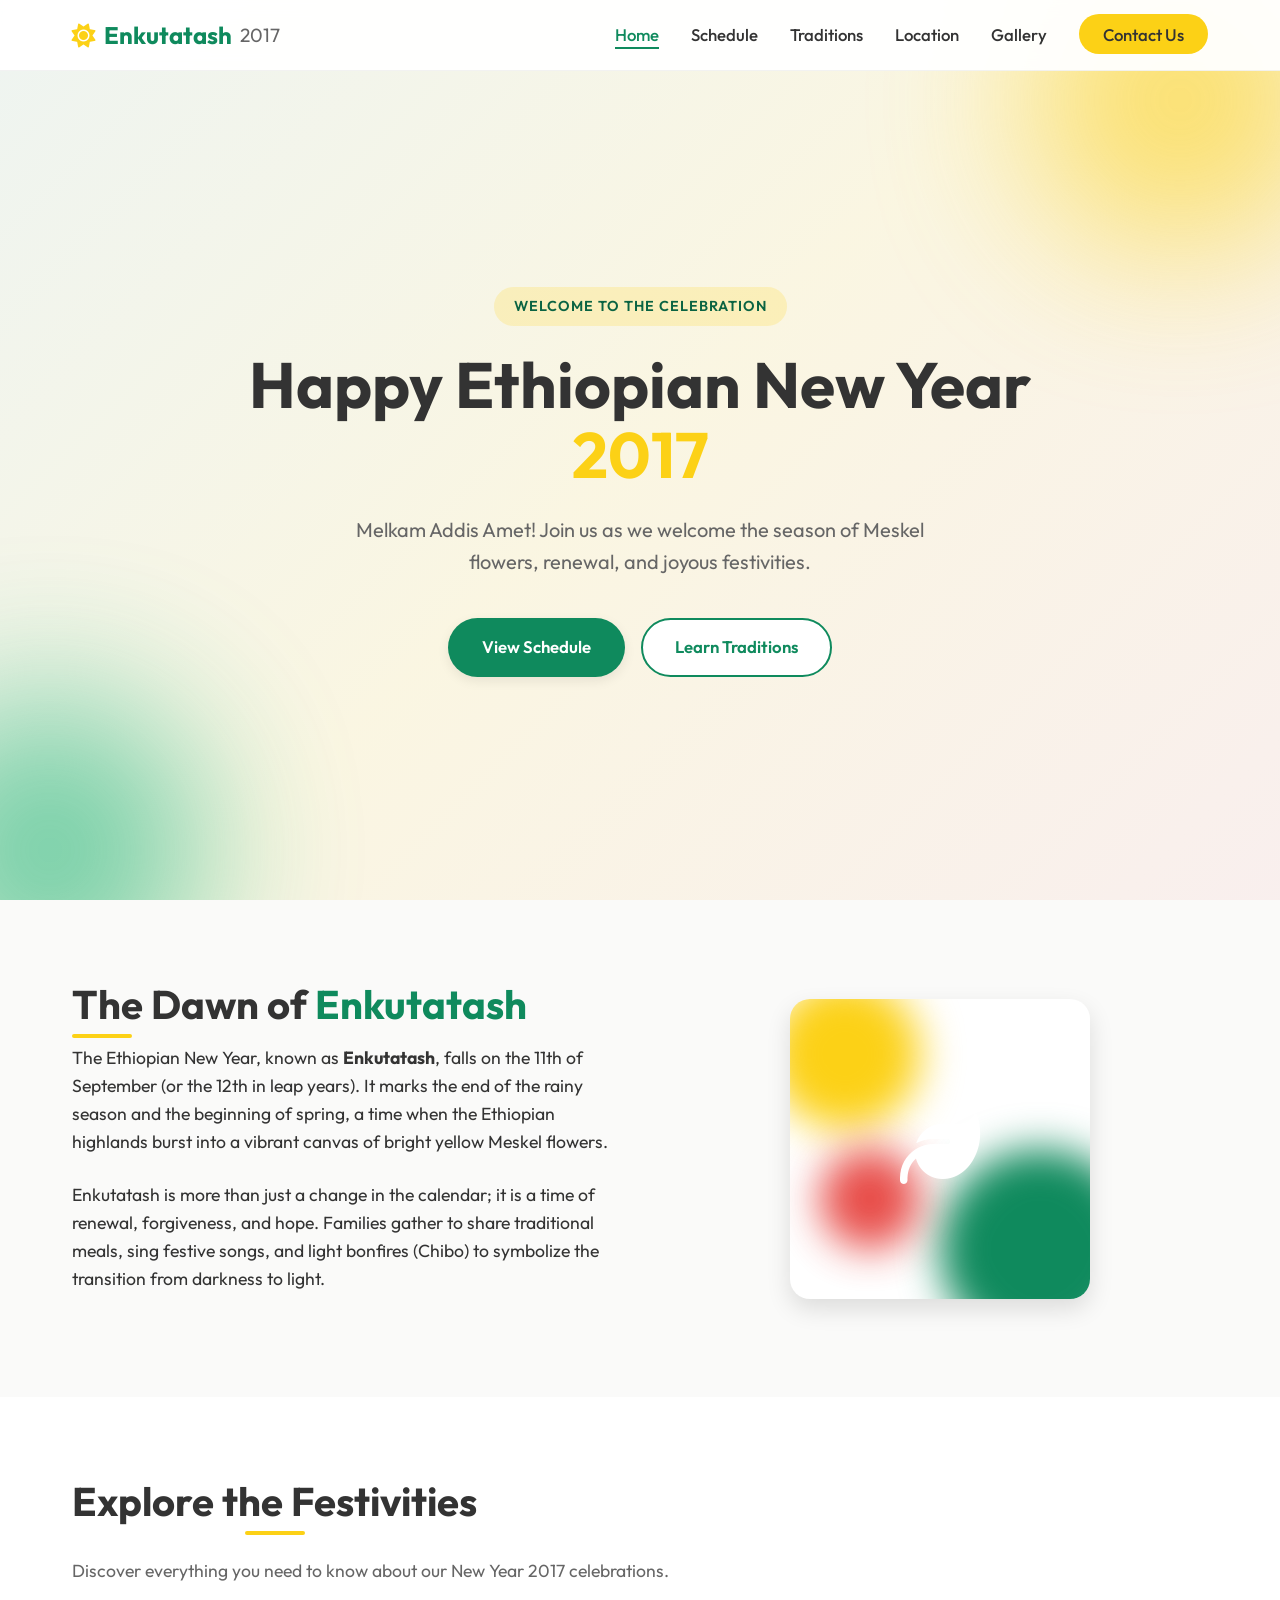
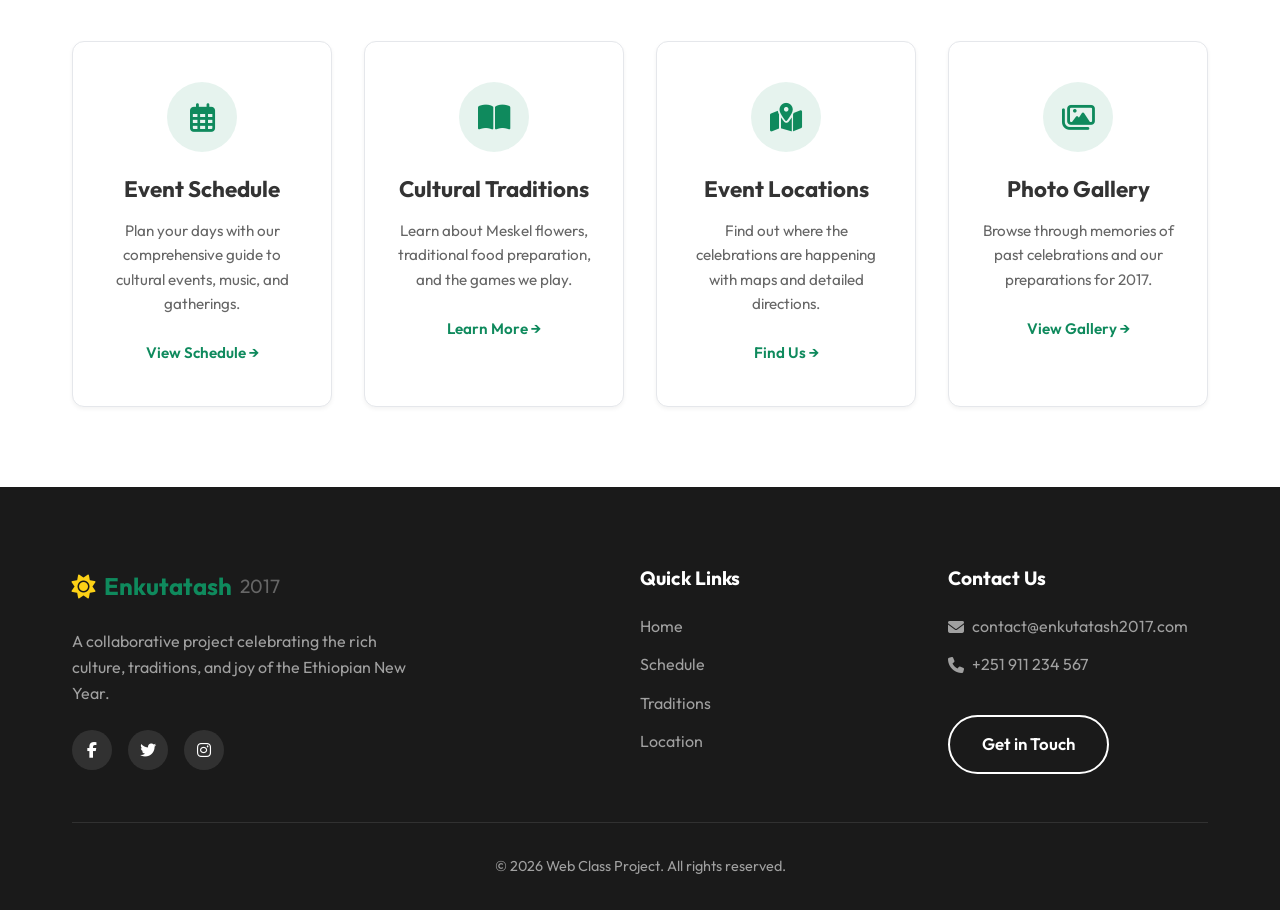
<file: index.html>
<!DOCTYPE html>
<html lang="en">

<head>
    <meta charset="UTF-8">
    <meta name="viewport" content="width=device-width, initial-scale=1.0">
    <title>Ethiopian New Year 2017 | Enkutatash</title>
    <link rel="icon" href="data:image/svg+xml,<svg xmlns=%22http://www.w3.org/2000/svg%22 viewBox=%220 0 100 100%22><text y=%22.9em%22 font-size=%2290%22>🌼</text></svg>">
    <meta name="description"
        content="Join us in celebrating the Ethiopian New Year 2017 (Enkutatash). Explore history, traditions, events, and festivities.">
    <!-- Google Fonts: Outfit -->
    <link rel="preconnect" href="https://fonts.googleapis.com">
    <link rel="preconnect" href="https://fonts.gstatic.com" crossorigin>
    <link href="https://fonts.googleapis.com/css2?family=Outfit:wght@300;400;500;600;700&display=swap" rel="stylesheet">
    <!-- Font Awesome for Icons -->
    <link rel="stylesheet" href="https://cdnjs.cloudflare.com/ajax/libs/font-awesome/6.4.0/css/all.min.css">
    <!-- Custom CSS -->
    <link rel="stylesheet" href="styles.css">
</head>

<body>

    <!-- Navigation Header -->
    <header class="navbar">
        <div class="nav-container">
            <a href="index.html" class="logo">
                <i class="fa-solid fa-sun icon-yellow"></i> Enkutatash <span class="year">2017</span>
            </a>
            <nav class="nav-menu">
                <ul class="nav-list">
                    <li><a href="index.html" class="nav-link active">Home</a></li>
                    <li><a href="schedule.html" class="nav-link">Schedule</a></li>
                    <li><a href="traditions.html" class="nav-link">Traditions</a></li>
                    <li><a href="location.html" class="nav-link">Location</a></li>
                    <li><a href="gallery.html" class="nav-link">Gallery</a></li>
                    <li><a href="contact.html" class="nav-link btn-contact">Contact Us</a></li>
                </ul>
            </nav>
            <div class="burger-menu" id="burger-menu">
                <div class="bar"></div>
                <div class="bar"></div>
                <div class="bar"></div>
            </div>
        </div>
    </header>

    <!-- Mobile Menu Overlay -->
    <div class="mobile-nav-overlay" id="mobile-nav">
        <ul class="mobile-nav-list">
            <li><a href="index.html" class="mobile-nav-link active">Home</a></li>
            <li><a href="schedule.html" class="mobile-nav-link">Schedule</a></li>
            <li><a href="traditions.html" class="mobile-nav-link">Traditions</a></li>
            <li><a href="location.html" class="mobile-nav-link">Location</a></li>
            <li><a href="gallery.html" class="mobile-nav-link">Gallery</a></li>
            <li><a href="contact.html" class="mobile-nav-link btn-contact">Contact Us</a></li>
        </ul>
    </div>

    <!-- Hero Section -->
    <section class="hero">
        <div class="hero-overlay"></div>
        <div class="hero-content fade-in-up">
            <div class="hero-badge">Welcome to the Celebration</div>
            <h1 class="hero-title">Happy Ethiopian New Year <br><span class="text-highlight">2017</span></h1>
            <p class="hero-subtitle">Melkam Addis Amet! Join us as we welcome the season of Meskel flowers, renewal, and
                joyous festivities.</p>
            <div class="hero-cta">
                <a href="schedule.html" class="btn btn-primary">View Schedule</a>
                <a href="traditions.html" class="btn btn-secondary">Learn Traditions</a>
            </div>
        </div>
        <!-- Decorative Meskel Flower Elements (CSS generated) -->
        <div class="meskel-decor top-right"></div>
        <div class="meskel-decor bottom-left"></div>
    </section>

    <!-- Introduction Section -->
    <section class="intro section">
        <div class="container">
            <div class="intro-grid">
                <div class="intro-text fade-in-scroll">
                    <h2 class="section-title">The Dawn of <span class="text-green">Enkutatash</span></h2>
                    <p>The Ethiopian New Year, known as <strong>Enkutatash</strong>, falls on the 11th of September (or
                        the 12th in leap years). It marks the end of the rainy season and the beginning of spring, a
                        time when the Ethiopian highlands burst into a vibrant canvas of bright yellow Meskel flowers.
                    </p>
                    <p>Enkutatash is more than just a change in the calendar; it is a time of renewal, forgiveness, and
                        hope. Families gather to share traditional meals, sing festive songs, and light bonfires (Chibo)
                        to symbolize the transition from darkness to light.</p>
                </div>
                <!-- Abstract visual representation for intro -->
                <div class="intro-visual fade-in-scroll" style="transition-delay: 0.2s;">
                    <div class="visual-card">
                        <div class="card-circle yellow-circle"></div>
                        <div class="card-circle green-circle"></div>
                        <div class="card-circle red-circle"></div>
                        <i class="fa-solid fa-leaf text-white visual-icon"></i>
                    </div>
                </div>
            </div>
        </div>
    </section>

    <!-- Navigation Cards Section -->
    <section class="explore section bg-light">
        <div class="container">
            <div class="text-center section-header fade-in-scroll">
                <h2 class="section-title">Explore the Festivities</h2>
                <p class="section-subtitle">Discover everything you need to know about our New Year 2017 celebrations.
                </p>
            </div>

            <div class="cards-grid">
                <!-- Schedule Card -->
                <a href="schedule.html" class="nav-card fade-in-scroll" style="transition-delay: 0.1s;">
                    <div class="card-icon"><i class="fa-regular fa-calendar-days"></i></div>
                    <h3>Event Schedule</h3>
                    <p>Plan your days with our comprehensive guide to cultural events, music, and gatherings.</p>
                    <span class="card-link">View Schedule &rarr;</span>
                </a>

                <!-- Traditions Card -->
                <a href="traditions.html" class="nav-card fade-in-scroll" style="transition-delay: 0.2s;">
                    <div class="card-icon"><i class="fa-solid fa-book-open"></i></div>
                    <h3>Cultural Traditions</h3>
                    <p>Learn about Meskel flowers, traditional food preparation, and the games we play.</p>
                    <span class="card-link">Learn More &rarr;</span>
                </a>

                <!-- Location Card -->
                <a href="location.html" class="nav-card fade-in-scroll" style="transition-delay: 0.3s;">
                    <div class="card-icon"><i class="fa-solid fa-map-location-dot"></i></div>
                    <h3>Event Locations</h3>
                    <p>Find out where the celebrations are happening with maps and detailed directions.</p>
                    <span class="card-link">Find Us &rarr;</span>
                </a>

                <!-- Gallery Card -->
                <a href="gallery.html" class="nav-card fade-in-scroll" style="transition-delay: 0.4s;">
                    <div class="card-icon"><i class="fa-regular fa-images"></i></div>
                    <h3>Photo Gallery</h3>
                    <p>Browse through memories of past celebrations and our preparations for 2017.</p>
                    <span class="card-link">View Gallery &rarr;</span>
                </a>
            </div>
        </div>
    </section>

    <!-- Footer -->
    <footer class="footer">
        <div class="container">
            <div class="footer-grid">
                <div class="footer-brand">
                    <a href="index.html" class="logo text-white">
                        <i class="fa-solid fa-sun icon-yellow"></i> Enkutatash <span class="year">2017</span>
                    </a>
                    <p class="footer-desc">A collaborative project celebrating the rich culture, traditions, and joy of
                        the Ethiopian New Year.</p>
                    <div class="social-links">
                        <a href="#"><i class="fa-brands fa-facebook-f"></i></a>
                        <a href="#"><i class="fa-brands fa-twitter"></i></a>
                        <a href="#"><i class="fa-brands fa-instagram"></i></a>
                    </div>
                </div>
                <div class="footer-links">
                    <h4>Quick Links</h4>
                    <ul>
                        <li><a href="index.html">Home</a></li>
                        <li><a href="schedule.html">Schedule</a></li>
                        <li><a href="traditions.html">Traditions</a></li>
                        <li><a href="location.html">Location</a></li>
                    </ul>
                </div>
                <div class="footer-contact">
                    <h4>Contact Us</h4>
                    <p><i class="fa-solid fa-envelope"></i> contact@enkutatash2017.com</p>
                    <p><i class="fa-solid fa-phone"></i> +251 911 234 567</p>
                    <a href="contact.html" class="btn btn-outline-white mt-3">Get in Touch</a>
                </div>
            </div>
            <div class="footer-bottom">
                <p>&copy; 2026 Web Class Project. All rights reserved.</p>
            </div>
        </div>
    </footer>

    <!-- Custom Script -->
    <script src="script.js"></script>
</body>

</html>
</file>
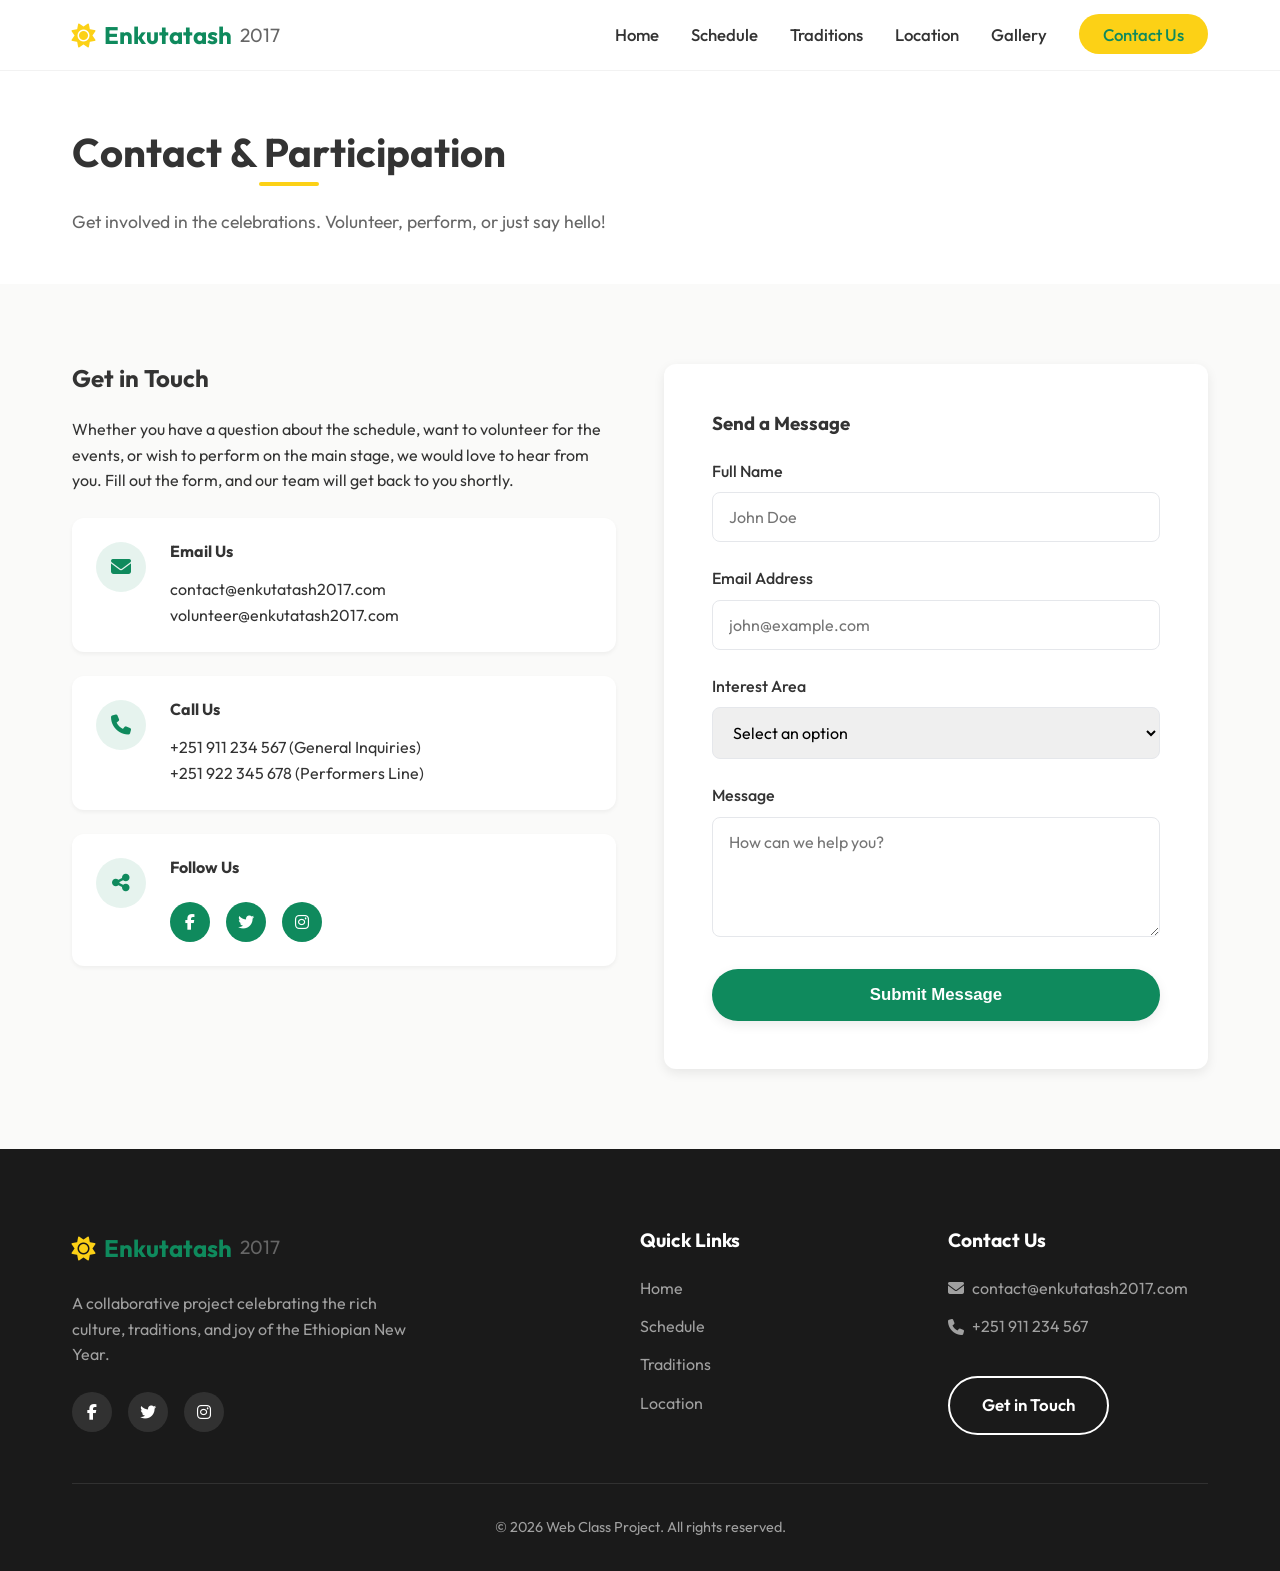
<file: contact.html>
<!DOCTYPE html>
<html lang="en">
<head>
    <meta charset="UTF-8">
    <meta name="viewport" content="width=device-width, initial-scale=1.0">
    <title>Contact & Participation | Ethiopian New Year 2017</title>
    <link rel="icon" href="data:image/svg+xml,<svg xmlns=%22http://www.w3.org/2000/svg%22 viewBox=%220 0 100 100%22><text y=%22.9em%22 font-size=%2290%22>🌼</text></svg>">
    <link href="https://fonts.googleapis.com/css2?family=Outfit:wght@300;400;500;600;700&display=swap" rel="stylesheet">
    <link rel="stylesheet" href="https://cdnjs.cloudflare.com/ajax/libs/font-awesome/6.4.0/css/all.min.css">
    <link rel="stylesheet" href="styles.css">
</head>
<body>
    <header class="navbar scrolled">
        <div class="nav-container">
            <a href="index.html" class="logo">
                <i class="fa-solid fa-sun icon-yellow"></i> Enkutatash <span class="year">2017</span>
            </a>
            <nav class="nav-menu">
                <ul class="nav-list">
                    <li><a href="index.html" class="nav-link">Home</a></li>
                    <li><a href="schedule.html" class="nav-link">Schedule</a></li>
                    <li><a href="traditions.html" class="nav-link">Traditions</a></li>
                    <li><a href="location.html" class="nav-link">Location</a></li>
                    <li><a href="gallery.html" class="nav-link">Gallery</a></li>
                    <li><a href="contact.html" class="nav-link active btn-contact">Contact Us</a></li>
                </ul>
            </nav>
            <div class="burger-menu" id="burger-menu">
                <div class="bar"></div><div class="bar"></div><div class="bar"></div>
            </div>
        </div>
    </header>

    <div class="mobile-nav-overlay" id="mobile-nav">
        <ul class="mobile-nav-list">
            <li><a href="index.html" class="mobile-nav-link">Home</a></li>
            <li><a href="schedule.html" class="mobile-nav-link">Schedule</a></li>
            <li><a href="traditions.html" class="mobile-nav-link">Traditions</a></li>
            <li><a href="location.html" class="mobile-nav-link">Location</a></li>
            <li><a href="gallery.html" class="mobile-nav-link">Gallery</a></li>
            <li><a href="contact.html" class="mobile-nav-link active btn-contact">Contact Us</a></li>
        </ul>
    </div>

    <section class="section bg-light" style="padding-top: 8rem; padding-bottom: 3rem;">
        <div class="container text-center">
            <h1 class="section-title">Contact & Participation</h1>
            <p class="section-subtitle">Get involved in the celebrations. Volunteer, perform, or just say hello!</p>
        </div>
    </section>

    <section class="section">
        <div class="container fade-in-scroll">
            <div class="contact-grid">
                
                <!-- Contact Info -->
                <div>
                    <h2 class="mb-4">Get in Touch</h2>
                    <p class="mb-4">Whether you have a question about the schedule, want to volunteer for the events, or wish to perform on the main stage, we would love to hear from you. Fill out the form, and our team will get back to you shortly.</p>
                    
                    <div class="contact-info-item">
                        <div class="contact-icon"><i class="fa-solid fa-envelope"></i></div>
                        <div>
                            <h4>Email Us</h4>
                            <p>contact@enkutatash2017.com</p>
                            <p>volunteer@enkutatash2017.com</p>
                        </div>
                    </div>
                    
                    <div class="contact-info-item">
                        <div class="contact-icon"><i class="fa-solid fa-phone"></i></div>
                        <div>
                            <h4>Call Us</h4>
                            <p>+251 911 234 567 (General Inquiries)</p>
                            <p>+251 922 345 678 (Performers Line)</p>
                        </div>
                    </div>

                    <div class="contact-info-item">
                        <div class="contact-icon"><i class="fa-solid fa-share-nodes"></i></div>
                        <div>
                            <h4>Follow Us</h4>
                            <div class="social-links mt-3">
                                <a href="#" style="background:var(--color-green);"><i class="fa-brands fa-facebook-f"></i></a>
                                <a href="#" style="background:var(--color-green);"><i class="fa-brands fa-twitter"></i></a>
                                <a href="#" style="background:var(--color-green);"><i class="fa-brands fa-instagram"></i></a>
                            </div>
                        </div>
                    </div>
                </div>

                <!-- Contact Form -->
                <div>
                    <form class="contact-form" action="#" method="POST" onsubmit="event.preventDefault(); alert('Thank you for reaching out! We will contact you soon.');">
                        <h3 class="mb-4">Send a Message</h3>
                        
                        <div class="form-group">
                            <label class="form-label">Full Name</label>
                            <input type="text" class="form-control" placeholder="John Doe" required>
                        </div>

                        <div class="form-group">
                            <label class="form-label">Email Address</label>
                            <input type="email" class="form-control" placeholder="john@example.com" required>
                        </div>

                        <div class="form-group">
                            <label class="form-label">Interest Area</label>
                            <select class="form-control" required style="cursor:pointer;" aria-label="Interest Area">
                                <option value="" disabled selected>Select an option</option>
                                <option value="general">General Inquiry</option>
                                <option value="volunteer">Volunteering</option>
                                <option value="perform">Performing Arts</option>
                                <option value="sponsor">Sponsorship</option>
                            </select>
                        </div>

                        <div class="form-group">
                            <label class="form-label">Message</label>
                            <textarea class="form-control" placeholder="How can we help you?" required></textarea>
                        </div>

                        <button type="submit" class="btn btn-primary" style="width: 100%;">Submit Message</button>
                    </form>
                </div>

            </div>
        </div>
    </section>

    <footer class="footer">
        <div class="container">
            <div class="footer-grid">
                <div class="footer-brand">
                    <a href="index.html" class="logo text-white">
                        <i class="fa-solid fa-sun icon-yellow"></i> Enkutatash <span class="year">2017</span>
                    </a>
                    <p class="footer-desc">A collaborative project celebrating the rich culture, traditions, and joy of the Ethiopian New Year.</p>
                    <div class="social-links">
                        <a href="#"><i class="fa-brands fa-facebook-f"></i></a>
                        <a href="#"><i class="fa-brands fa-twitter"></i></a>
                        <a href="#"><i class="fa-brands fa-instagram"></i></a>
                    </div>
                </div>
                <div class="footer-links">
                    <h4>Quick Links</h4>
                    <ul>
                        <li><a href="index.html">Home</a></li>
                        <li><a href="schedule.html">Schedule</a></li>
                        <li><a href="traditions.html">Traditions</a></li>
                        <li><a href="location.html">Location</a></li>
                    </ul>
                </div>
                <div class="footer-contact">
                    <h4>Contact Us</h4>
                    <p><i class="fa-solid fa-envelope"></i> contact@enkutatash2017.com</p>
                    <p><i class="fa-solid fa-phone"></i> +251 911 234 567</p>
                    <a href="contact.html" class="btn btn-outline-white mt-3">Get in Touch</a>
                </div>
            </div>
            <div class="footer-bottom">
                <p>&copy; 2026 Web Class Project. All rights reserved.</p>
            </div>
        </div>
    </footer>
    <script src="script.js"></script>
</body>
</html>
</file>
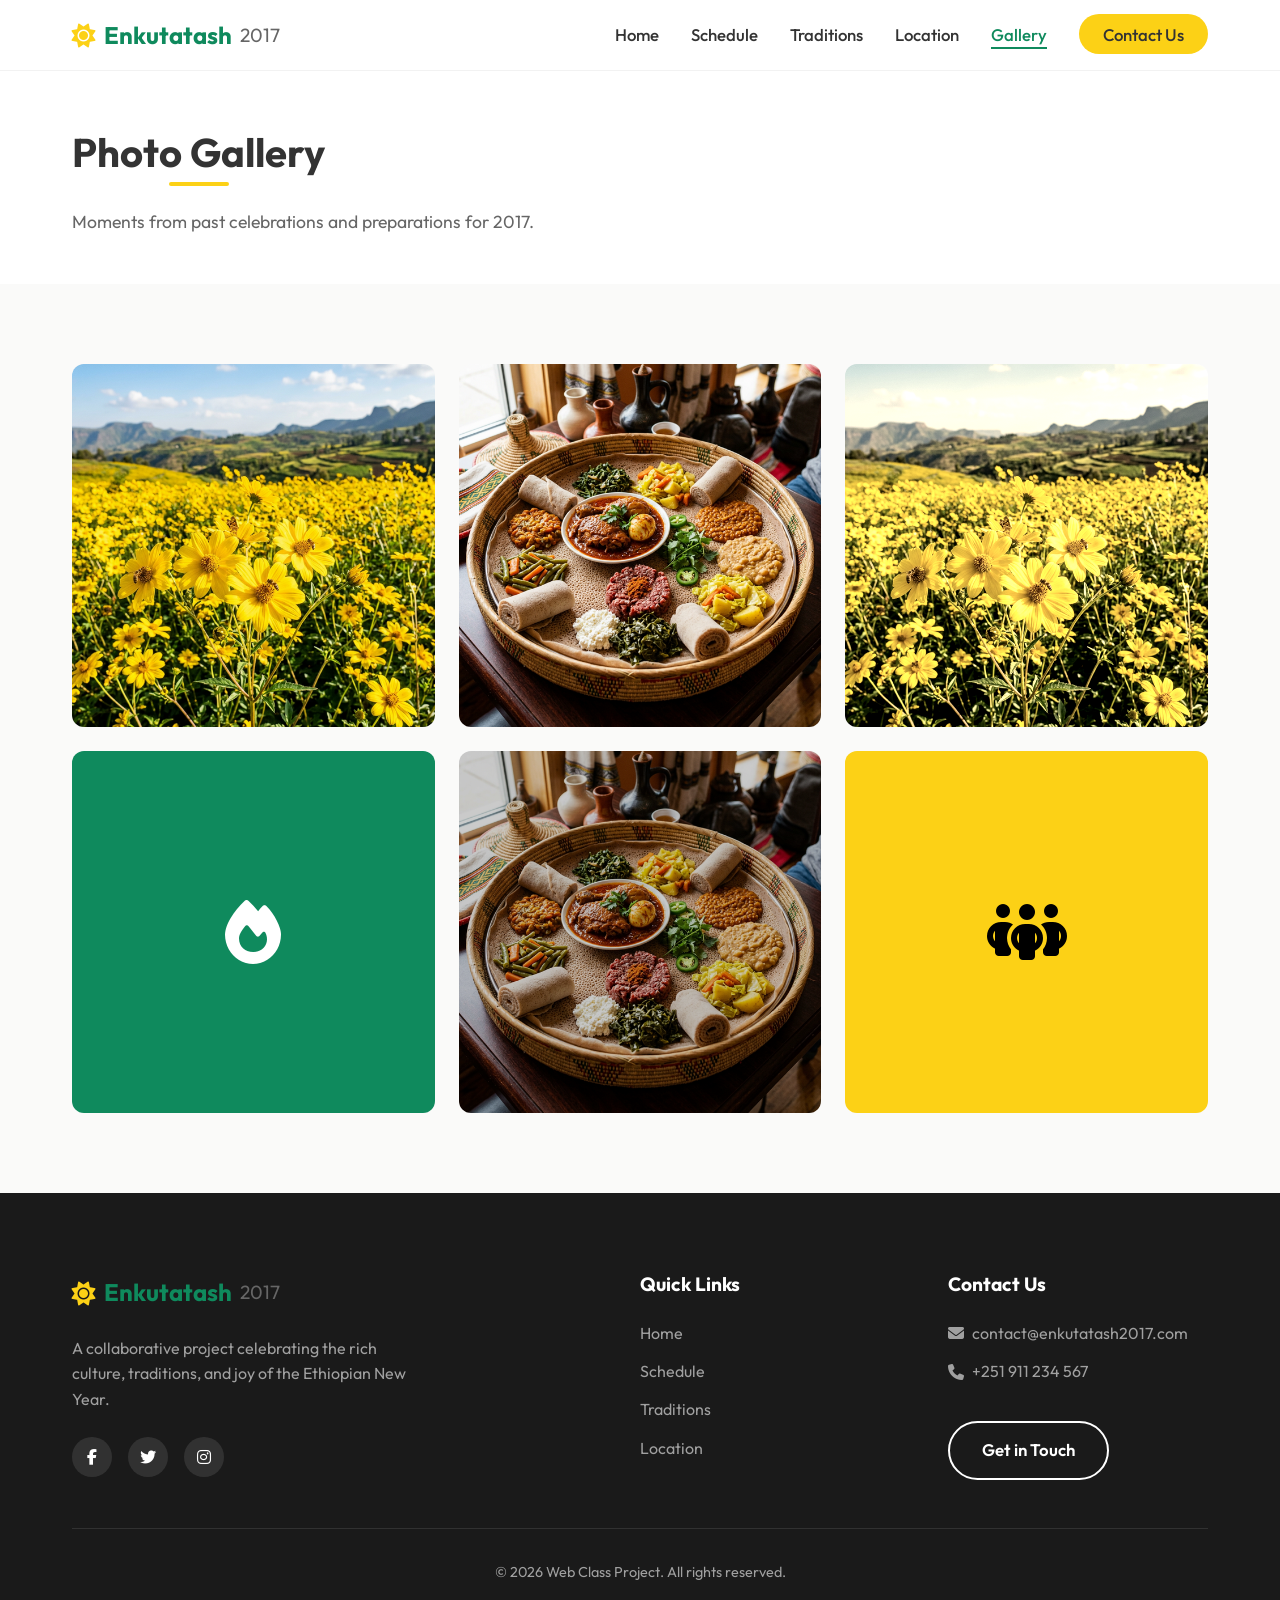
<file: gallery.html>
<!DOCTYPE html>
<html lang="en">
<head>
    <meta charset="UTF-8">
    <meta name="viewport" content="width=device-width, initial-scale=1.0">
    <title>Photo Gallery | Ethiopian New Year 2017</title>
    <link rel="icon" href="data:image/svg+xml,<svg xmlns=%22http://www.w3.org/2000/svg%22 viewBox=%220 0 100 100%22><text y=%22.9em%22 font-size=%2290%22>🌼</text></svg>">
    <link href="https://fonts.googleapis.com/css2?family=Outfit:wght@300;400;500;600;700&display=swap" rel="stylesheet">
    <link rel="stylesheet" href="https://cdnjs.cloudflare.com/ajax/libs/font-awesome/6.4.0/css/all.min.css">
    <link rel="stylesheet" href="styles.css">
</head>
<body>
    <header class="navbar scrolled">
        <div class="nav-container">
            <a href="index.html" class="logo">
                <i class="fa-solid fa-sun icon-yellow"></i> Enkutatash <span class="year">2017</span>
            </a>
            <nav class="nav-menu">
                <ul class="nav-list">
                    <li><a href="index.html" class="nav-link">Home</a></li>
                    <li><a href="schedule.html" class="nav-link">Schedule</a></li>
                    <li><a href="traditions.html" class="nav-link">Traditions</a></li>
                    <li><a href="location.html" class="nav-link">Location</a></li>
                    <li><a href="gallery.html" class="nav-link active">Gallery</a></li>
                    <li><a href="contact.html" class="nav-link btn-contact">Contact Us</a></li>
                </ul>
            </nav>
            <div class="burger-menu" id="burger-menu">
                <div class="bar"></div><div class="bar"></div><div class="bar"></div>
            </div>
        </div>
    </header>

    <div class="mobile-nav-overlay" id="mobile-nav">
        <ul class="mobile-nav-list">
            <li><a href="index.html" class="mobile-nav-link">Home</a></li>
            <li><a href="schedule.html" class="mobile-nav-link">Schedule</a></li>
            <li><a href="traditions.html" class="mobile-nav-link">Traditions</a></li>
            <li><a href="location.html" class="mobile-nav-link">Location</a></li>
            <li><a href="gallery.html" class="mobile-nav-link active">Gallery</a></li>
            <li><a href="contact.html" class="mobile-nav-link btn-contact">Contact Us</a></li>
        </ul>
    </div>

    <section class="section bg-light" style="padding-top: 8rem; padding-bottom: 3rem;">
        <div class="container text-center">
            <h1 class="section-title">Photo Gallery</h1>
            <p class="section-subtitle">Moments from past celebrations and preparations for 2017.</p>
        </div>
    </section>

    <section class="section">
        <div class="container fade-in-scroll">
            <div class="gallery-grid">
                <!-- Gallery Item 1 -->
                <div class="gallery-item">
                    <img src="images/meskel.png" alt="Meskel Flowers">
                    <div class="gallery-overlay">
                        <p>Blooming Meskel Flowers</p>
                    </div>
                </div>
                <!-- Gallery Item 2 -->
                <div class="gallery-item">
                    <img src="images/food.png" alt="Traditional Food">
                    <div class="gallery-overlay">
                        <p>Traditional Enkutatash Feast</p>
                    </div>
                </div>
                <!-- Gallery Item 3 (Filtered) -->
                <div class="gallery-item">
                    <img src="images/meskel.png" alt="Meskel Filtered" style="filter: sepia(0.5) contrast(1.2);">
                    <div class="gallery-overlay">
                        <p>Yellow Highlands</p>
                    </div>
                </div>
                <!-- Gallery Item 4 -->
                <div class="gallery-item">
                    <div style="width: 100%; height: 100%; background: var(--color-green); display: flex; align-items: center; justify-content: center;">
                        <i class="fa-solid fa-fire" style="font-size: 4rem; color: #fff;"></i>
                    </div>
                    <div class="gallery-overlay">
                        <p>Chibo Bonfire</p>
                    </div>
                </div>
                <!-- Gallery Item 5 -->
                <div class="gallery-item">
                    <img src="images/food.png" alt="Coffee Ceremony" style="filter: brightness(0.8);">
                    <div class="gallery-overlay">
                        <p>Coffee Ceremony Preparation</p>
                    </div>
                </div>
                <!-- Gallery Item 6 -->
                <div class="gallery-item">
                    <div style="width: 100%; height: 100%; background: var(--color-yellow); display: flex; align-items: center; justify-content: center;">
                        <i class="fa-solid fa-people-group" style="font-size: 4rem; color: #000;"></i>
                    </div>
                    <div class="gallery-overlay">
                        <p>Community Gatherings</p>
                    </div>
                </div>
            </div>
        </div>
    </section>

    <footer class="footer">
        <div class="container">
            <div class="footer-grid">
                <div class="footer-brand">
                    <a href="index.html" class="logo text-white">
                        <i class="fa-solid fa-sun icon-yellow"></i> Enkutatash <span class="year">2017</span>
                    </a>
                    <p class="footer-desc">A collaborative project celebrating the rich culture, traditions, and joy of the Ethiopian New Year.</p>
                    <div class="social-links">
                        <a href="#"><i class="fa-brands fa-facebook-f"></i></a>
                        <a href="#"><i class="fa-brands fa-twitter"></i></a>
                        <a href="#"><i class="fa-brands fa-instagram"></i></a>
                    </div>
                </div>
                <div class="footer-links">
                    <h4>Quick Links</h4>
                    <ul>
                        <li><a href="index.html">Home</a></li>
                        <li><a href="schedule.html">Schedule</a></li>
                        <li><a href="traditions.html">Traditions</a></li>
                        <li><a href="location.html">Location</a></li>
                    </ul>
                </div>
                <div class="footer-contact">
                    <h4>Contact Us</h4>
                    <p><i class="fa-solid fa-envelope"></i> contact@enkutatash2017.com</p>
                    <p><i class="fa-solid fa-phone"></i> +251 911 234 567</p>
                    <a href="contact.html" class="btn btn-outline-white mt-3">Get in Touch</a>
                </div>
            </div>
            <div class="footer-bottom">
                <p>&copy; 2026 Web Class Project. All rights reserved.</p>
            </div>
        </div>
    </footer>
    <script src="script.js"></script>
</body>
</html>
</file>
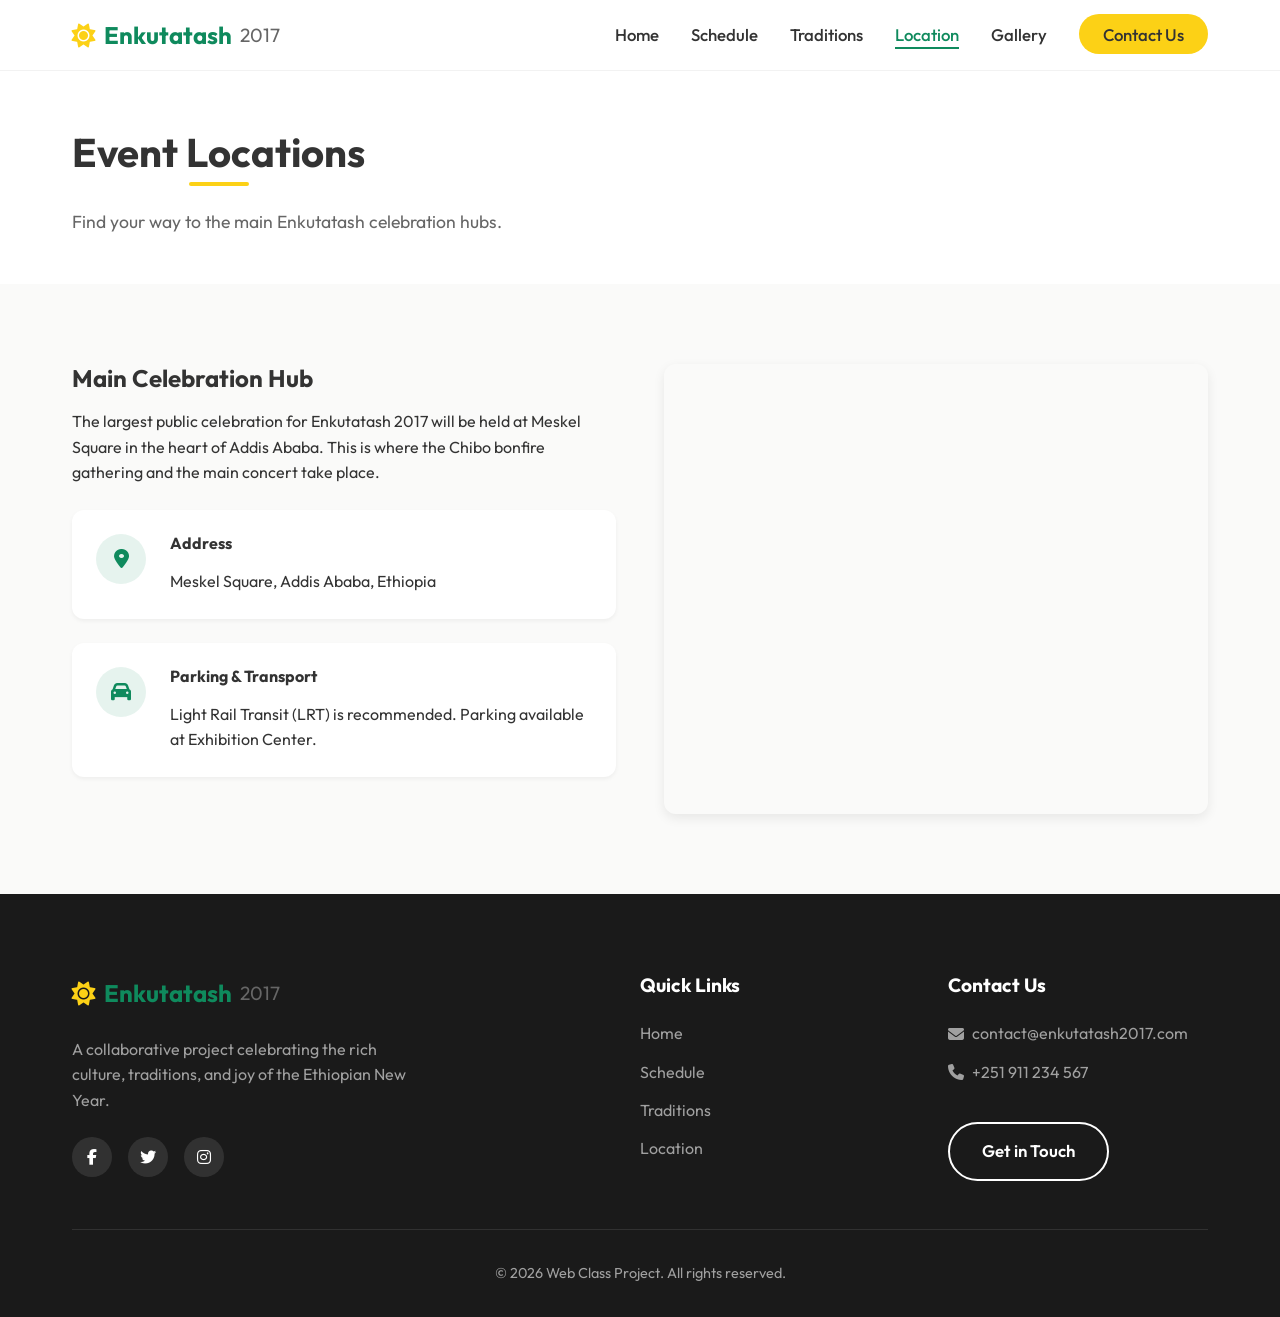
<file: location.html>
<!DOCTYPE html>
<html lang="en">
<head>
    <meta charset="UTF-8">
    <meta name="viewport" content="width=device-width, initial-scale=1.0">
    <title>Event Locations | Ethiopian New Year 2017</title>
    <link rel="icon" href="data:image/svg+xml,<svg xmlns=%22http://www.w3.org/2000/svg%22 viewBox=%220 0 100 100%22><text y=%22.9em%22 font-size=%2290%22>🌼</text></svg>">
    <link href="https://fonts.googleapis.com/css2?family=Outfit:wght@300;400;500;600;700&display=swap" rel="stylesheet">
    <link rel="stylesheet" href="https://cdnjs.cloudflare.com/ajax/libs/font-awesome/6.4.0/css/all.min.css">
    <link rel="stylesheet" href="styles.css">
</head>
<body>
    <header class="navbar scrolled">
        <div class="nav-container">
            <a href="index.html" class="logo">
                <i class="fa-solid fa-sun icon-yellow"></i> Enkutatash <span class="year">2017</span>
            </a>
            <nav class="nav-menu">
                <ul class="nav-list">
                    <li><a href="index.html" class="nav-link">Home</a></li>
                    <li><a href="schedule.html" class="nav-link">Schedule</a></li>
                    <li><a href="traditions.html" class="nav-link">Traditions</a></li>
                    <li><a href="location.html" class="nav-link active">Location</a></li>
                    <li><a href="gallery.html" class="nav-link">Gallery</a></li>
                    <li><a href="contact.html" class="nav-link btn-contact">Contact Us</a></li>
                </ul>
            </nav>
            <div class="burger-menu" id="burger-menu">
                <div class="bar"></div><div class="bar"></div><div class="bar"></div>
            </div>
        </div>
    </header>

    <div class="mobile-nav-overlay" id="mobile-nav">
        <ul class="mobile-nav-list">
            <li><a href="index.html" class="mobile-nav-link">Home</a></li>
            <li><a href="schedule.html" class="mobile-nav-link">Schedule</a></li>
            <li><a href="traditions.html" class="mobile-nav-link">Traditions</a></li>
            <li><a href="location.html" class="mobile-nav-link active">Location</a></li>
            <li><a href="gallery.html" class="mobile-nav-link">Gallery</a></li>
            <li><a href="contact.html" class="mobile-nav-link btn-contact">Contact Us</a></li>
        </ul>
    </div>

    <section class="section bg-light" style="padding-top: 8rem; padding-bottom: 3rem;">
        <div class="container text-center">
            <h1 class="section-title">Event Locations</h1>
            <p class="section-subtitle">Find your way to the main Enkutatash celebration hubs.</p>
        </div>
    </section>

    <section class="section">
        <div class="container fade-in-scroll">
            <div class="contact-grid">
                <div>
                    <h2 class="mb-3">Main Celebration Hub</h2>
                    <p class="mb-4">The largest public celebration for Enkutatash 2017 will be held at Meskel Square in the heart of Addis Ababa. This is where the Chibo bonfire gathering and the main concert take place.</p>
                    
                    <div class="contact-info-item mt-3">
                        <div class="contact-icon"><i class="fa-solid fa-location-dot"></i></div>
                        <div>
                            <h4>Address</h4>
                            <p>Meskel Square, Addis Ababa, Ethiopia</p>
                        </div>
                    </div>
                    <div class="contact-info-item">
                        <div class="contact-icon"><i class="fa-solid fa-car"></i></div>
                        <div>
                            <h4>Parking & Transport</h4>
                            <p>Light Rail Transit (LRT) is recommended. Parking available at Exhibition Center.</p>
                        </div>
                    </div>
                </div>
                <div class="map-container">
                    <iframe src="https://www.google.com/maps/embed?pb=!1m18!1m12!1m3!1d15762.164319693247!2d38.75231908715821!3d9.012579099999999!2m3!1f0!2f0!3f0!3m2!1i1024!2i768!4f13.1!3m3!1m2!1s0x164b85bd4d8c6b71%3A0xe5495fbcdba2b1f8!2sMeskel%20Square!5e0!3m2!1sen!2set!4v1714480687190!5m2!1sen!2set" allowfullscreen="" loading="lazy" referrerpolicy="no-referrer-when-downgrade"></iframe>
                </div>
            </div>
        </div>
    </section>

    <footer class="footer">
        <div class="container">
            <div class="footer-grid">
                <div class="footer-brand">
                    <a href="index.html" class="logo text-white">
                        <i class="fa-solid fa-sun icon-yellow"></i> Enkutatash <span class="year">2017</span>
                    </a>
                    <p class="footer-desc">A collaborative project celebrating the rich culture, traditions, and joy of the Ethiopian New Year.</p>
                    <div class="social-links">
                        <a href="#"><i class="fa-brands fa-facebook-f"></i></a>
                        <a href="#"><i class="fa-brands fa-twitter"></i></a>
                        <a href="#"><i class="fa-brands fa-instagram"></i></a>
                    </div>
                </div>
                <div class="footer-links">
                    <h4>Quick Links</h4>
                    <ul>
                        <li><a href="index.html">Home</a></li>
                        <li><a href="schedule.html">Schedule</a></li>
                        <li><a href="traditions.html">Traditions</a></li>
                        <li><a href="location.html">Location</a></li>
                    </ul>
                </div>
                <div class="footer-contact">
                    <h4>Contact Us</h4>
                    <p><i class="fa-solid fa-envelope"></i> contact@enkutatash2017.com</p>
                    <p><i class="fa-solid fa-phone"></i> +251 911 234 567</p>
                    <a href="contact.html" class="btn btn-outline-white mt-3">Get in Touch</a>
                </div>
            </div>
            <div class="footer-bottom">
                <p>&copy; 2026 Web Class Project. All rights reserved.</p>
            </div>
        </div>
    </footer>
    <script src="script.js"></script>
</body>
</html>
</file>
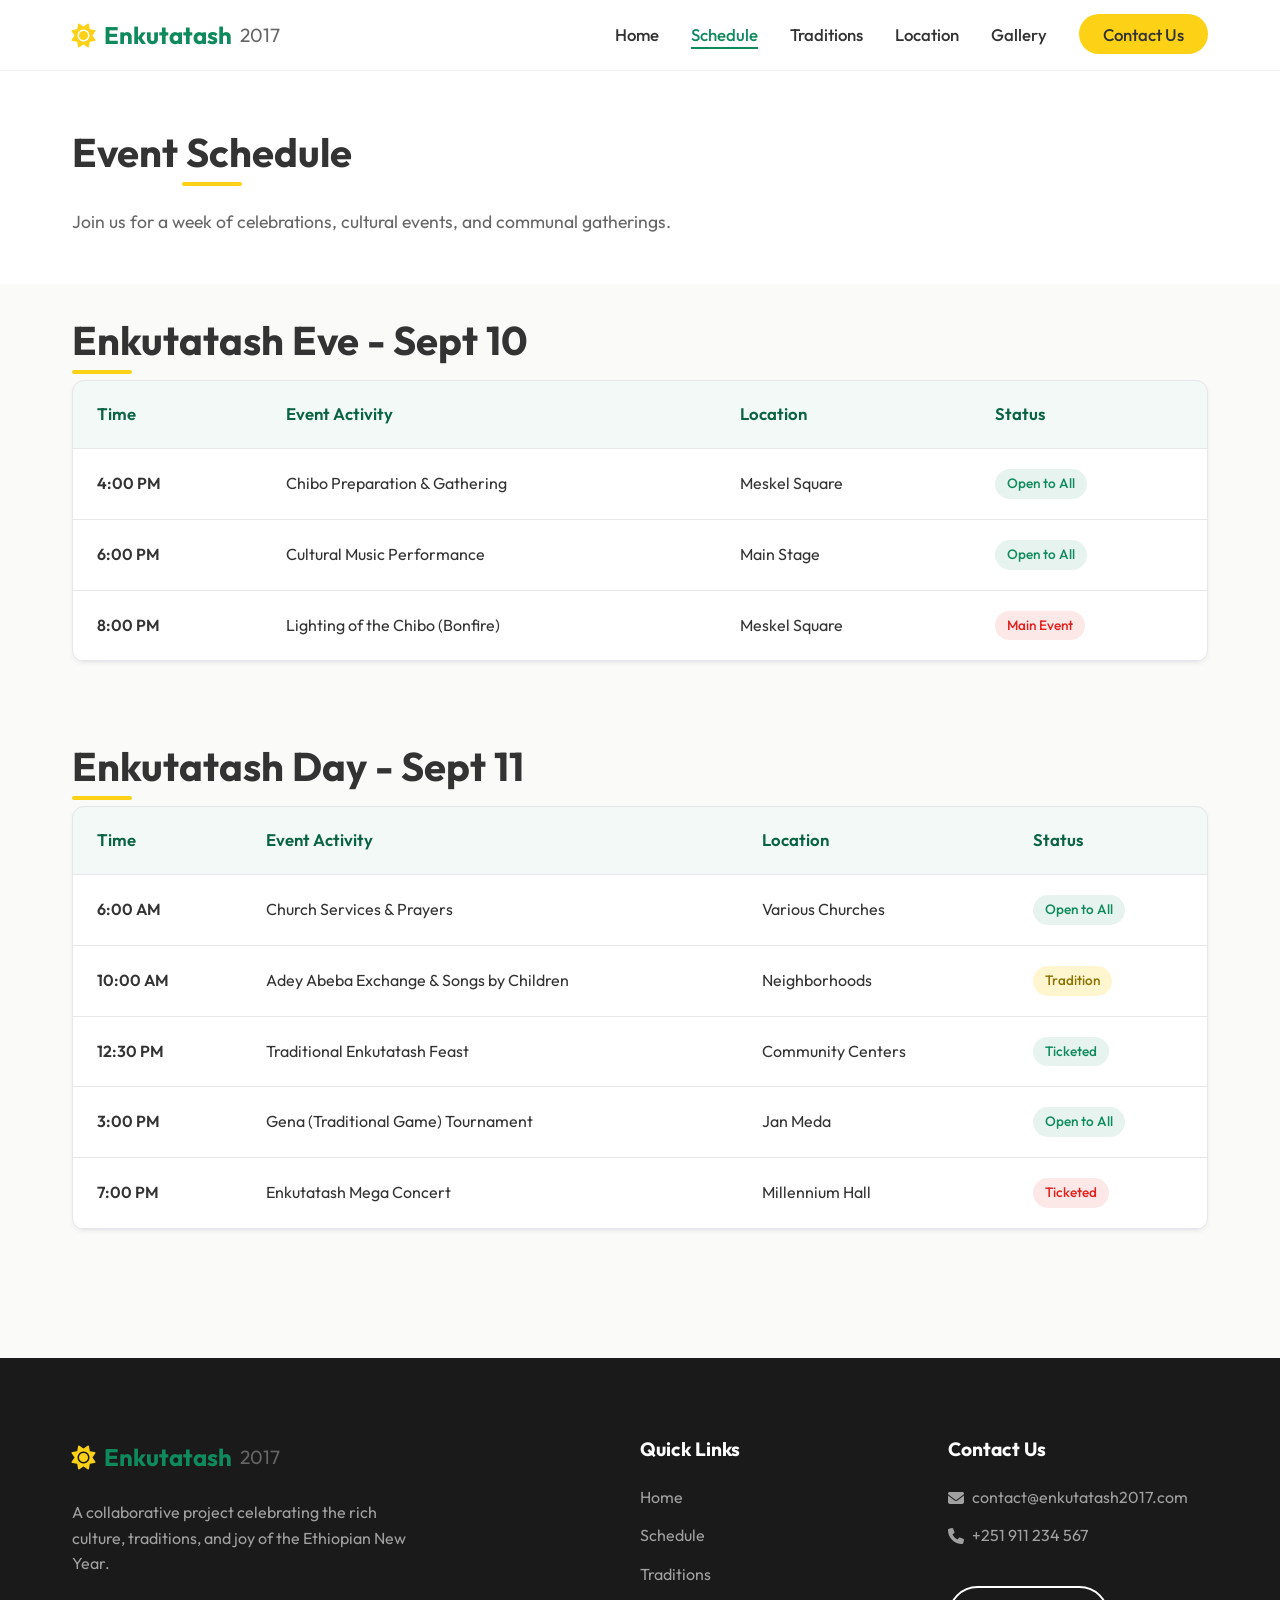
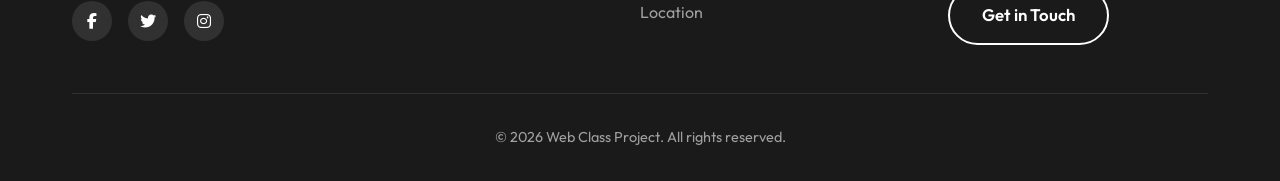
<file: schedule.html>
<!DOCTYPE html>
<html lang="en">
<head>
    <meta charset="UTF-8">
    <meta name="viewport" content="width=device-width, initial-scale=1.0">
    <title>Event Schedule | Ethiopian New Year 2017</title>
    <link rel="icon" href="data:image/svg+xml,<svg xmlns=%22http://www.w3.org/2000/svg%22 viewBox=%220 0 100 100%22><text y=%22.9em%22 font-size=%2290%22>🌼</text></svg>">
    <meta name="description" content="Check out the event schedule for the Ethiopian New Year 2017 celebrations. Events include cultural performances, concerts, and more.">
    <!-- Google Fonts: Outfit -->
    <link rel="preconnect" href="https://fonts.googleapis.com">
    <link rel="preconnect" href="https://fonts.gstatic.com" crossorigin>
    <link href="https://fonts.googleapis.com/css2?family=Outfit:wght@300;400;500;600;700&display=swap" rel="stylesheet">
    <!-- Font Awesome for Icons -->
    <link rel="stylesheet" href="https://cdnjs.cloudflare.com/ajax/libs/font-awesome/6.4.0/css/all.min.css">
    <!-- Custom CSS -->
    <link rel="stylesheet" href="styles.css">
</head>
<body>

    <!-- Navigation Header -->
    <header class="navbar">
        <div class="nav-container">
            <a href="index.html" class="logo">
                <i class="fa-solid fa-sun icon-yellow"></i> Enkutatash <span class="year">2017</span>
            </a>
            <nav class="nav-menu">
                <ul class="nav-list">
                    <li><a href="index.html" class="nav-link">Home</a></li>
                    <li><a href="schedule.html" class="nav-link active">Schedule</a></li>
                    <li><a href="traditions.html" class="nav-link">Traditions</a></li>
                    <li><a href="location.html" class="nav-link">Location</a></li>
                    <li><a href="gallery.html" class="nav-link">Gallery</a></li>
                    <li><a href="contact.html" class="nav-link btn-contact">Contact Us</a></li>
                </ul>
            </nav>
            <div class="burger-menu" id="burger-menu">
                <div class="bar"></div>
                <div class="bar"></div>
                <div class="bar"></div>
            </div>
        </div>
    </header>

    <!-- Mobile Menu Overlay -->
    <div class="mobile-nav-overlay" id="mobile-nav">
        <ul class="mobile-nav-list">
            <li><a href="index.html" class="mobile-nav-link">Home</a></li>
            <li><a href="schedule.html" class="mobile-nav-link active">Schedule</a></li>
            <li><a href="traditions.html" class="mobile-nav-link">Traditions</a></li>
            <li><a href="location.html" class="mobile-nav-link">Location</a></li>
            <li><a href="gallery.html" class="mobile-nav-link">Gallery</a></li>
            <li><a href="contact.html" class="mobile-nav-link btn-contact">Contact Us</a></li>
        </ul>
    </div>

    <!-- Page Header -->
    <section class="section bg-light" style="padding-top: 8rem; padding-bottom: 3rem;">
        <div class="container text-center">
            <h1 class="section-title">Event Schedule</h1>
            <p class="section-subtitle">Join us for a week of celebrations, cultural events, and communal gatherings.</p>
        </div>
    </section>

    <!-- Schedule Content -->
    <section class="section" style="padding-top: 2rem;">
        <div class="container fade-in-scroll">
            
            <h2 class="section-title">Enkutatash Eve - Sept 10</h2>
            <div class="schedule-table-wrapper">
                <table class="schedule-table">
                    <thead>
                        <tr>
                            <th>Time</th>
                            <th>Event Activity</th>
                            <th>Location</th>
                            <th>Status</th>
                        </tr>
                    </thead>
                    <tbody>
                        <tr>
                            <td class="schedule-time">4:00 PM</td>
                            <td>Chibo Preparation & Gathering</td>
                            <td>Meskel Square</td>
                            <td><span class="schedule-badge badge-green">Open to All</span></td>
                        </tr>
                        <tr>
                            <td class="schedule-time">6:00 PM</td>
                            <td>Cultural Music Performance</td>
                            <td>Main Stage</td>
                            <td><span class="schedule-badge badge-green">Open to All</span></td>
                        </tr>
                        <tr>
                            <td class="schedule-time">8:00 PM</td>
                            <td>Lighting of the Chibo (Bonfire)</td>
                            <td>Meskel Square</td>
                            <td><span class="schedule-badge badge-red">Main Event</span></td>
                        </tr>
                    </tbody>
                </table>
            </div>

            <h2 class="section-title" style="margin-top: 2rem;">Enkutatash Day - Sept 11</h2>
            <div class="schedule-table-wrapper">
                <table class="schedule-table">
                    <thead>
                        <tr>
                            <th>Time</th>
                            <th>Event Activity</th>
                            <th>Location</th>
                            <th>Status</th>
                        </tr>
                    </thead>
                    <tbody>
                        <tr>
                            <td class="schedule-time">6:00 AM</td>
                            <td>Church Services & Prayers</td>
                            <td>Various Churches</td>
                            <td><span class="schedule-badge badge-green">Open to All</span></td>
                        </tr>
                        <tr>
                            <td class="schedule-time">10:00 AM</td>
                            <td>Adey Abeba Exchange & Songs by Children</td>
                            <td>Neighborhoods</td>
                            <td><span class="schedule-badge badge-yellow">Tradition</span></td>
                        </tr>
                        <tr>
                            <td class="schedule-time">12:30 PM</td>
                            <td>Traditional Enkutatash Feast</td>
                            <td>Community Centers</td>
                            <td><span class="schedule-badge badge-green">Ticketed</span></td>
                        </tr>
                        <tr>
                            <td class="schedule-time">3:00 PM</td>
                            <td>Gena (Traditional Game) Tournament</td>
                            <td>Jan Meda</td>
                            <td><span class="schedule-badge badge-green">Open to All</span></td>
                        </tr>
                        <tr>
                            <td class="schedule-time">7:00 PM</td>
                            <td>Enkutatash Mega Concert</td>
                            <td>Millennium Hall</td>
                            <td><span class="schedule-badge badge-red">Ticketed</span></td>
                        </tr>
                    </tbody>
                </table>
            </div>

        </div>
    </section>

    <!-- Footer -->
    <footer class="footer">
        <div class="container">
            <div class="footer-grid">
                <div class="footer-brand">
                    <a href="index.html" class="logo text-white">
                        <i class="fa-solid fa-sun icon-yellow"></i> Enkutatash <span class="year">2017</span>
                    </a>
                    <p class="footer-desc">A collaborative project celebrating the rich culture, traditions, and joy of the Ethiopian New Year.</p>
                    <div class="social-links">
                        <a href="#"><i class="fa-brands fa-facebook-f"></i></a>
                        <a href="#"><i class="fa-brands fa-twitter"></i></a>
                        <a href="#"><i class="fa-brands fa-instagram"></i></a>
                    </div>
                </div>
                <div class="footer-links">
                    <h4>Quick Links</h4>
                    <ul>
                        <li><a href="index.html">Home</a></li>
                        <li><a href="schedule.html">Schedule</a></li>
                        <li><a href="traditions.html">Traditions</a></li>
                        <li><a href="location.html">Location</a></li>
                    </ul>
                </div>
                <div class="footer-contact">
                    <h4>Contact Us</h4>
                    <p><i class="fa-solid fa-envelope"></i> contact@enkutatash2017.com</p>
                    <p><i class="fa-solid fa-phone"></i> +251 911 234 567</p>
                    <a href="contact.html" class="btn btn-outline-white mt-3">Get in Touch</a>
                </div>
            </div>
            <div class="footer-bottom">
                <p>&copy; 2026 Web Class Project. All rights reserved.</p>
            </div>
        </div>
    </footer>

    <!-- Custom Script -->
    <script src="script.js"></script>
</body>
</html>
</file>
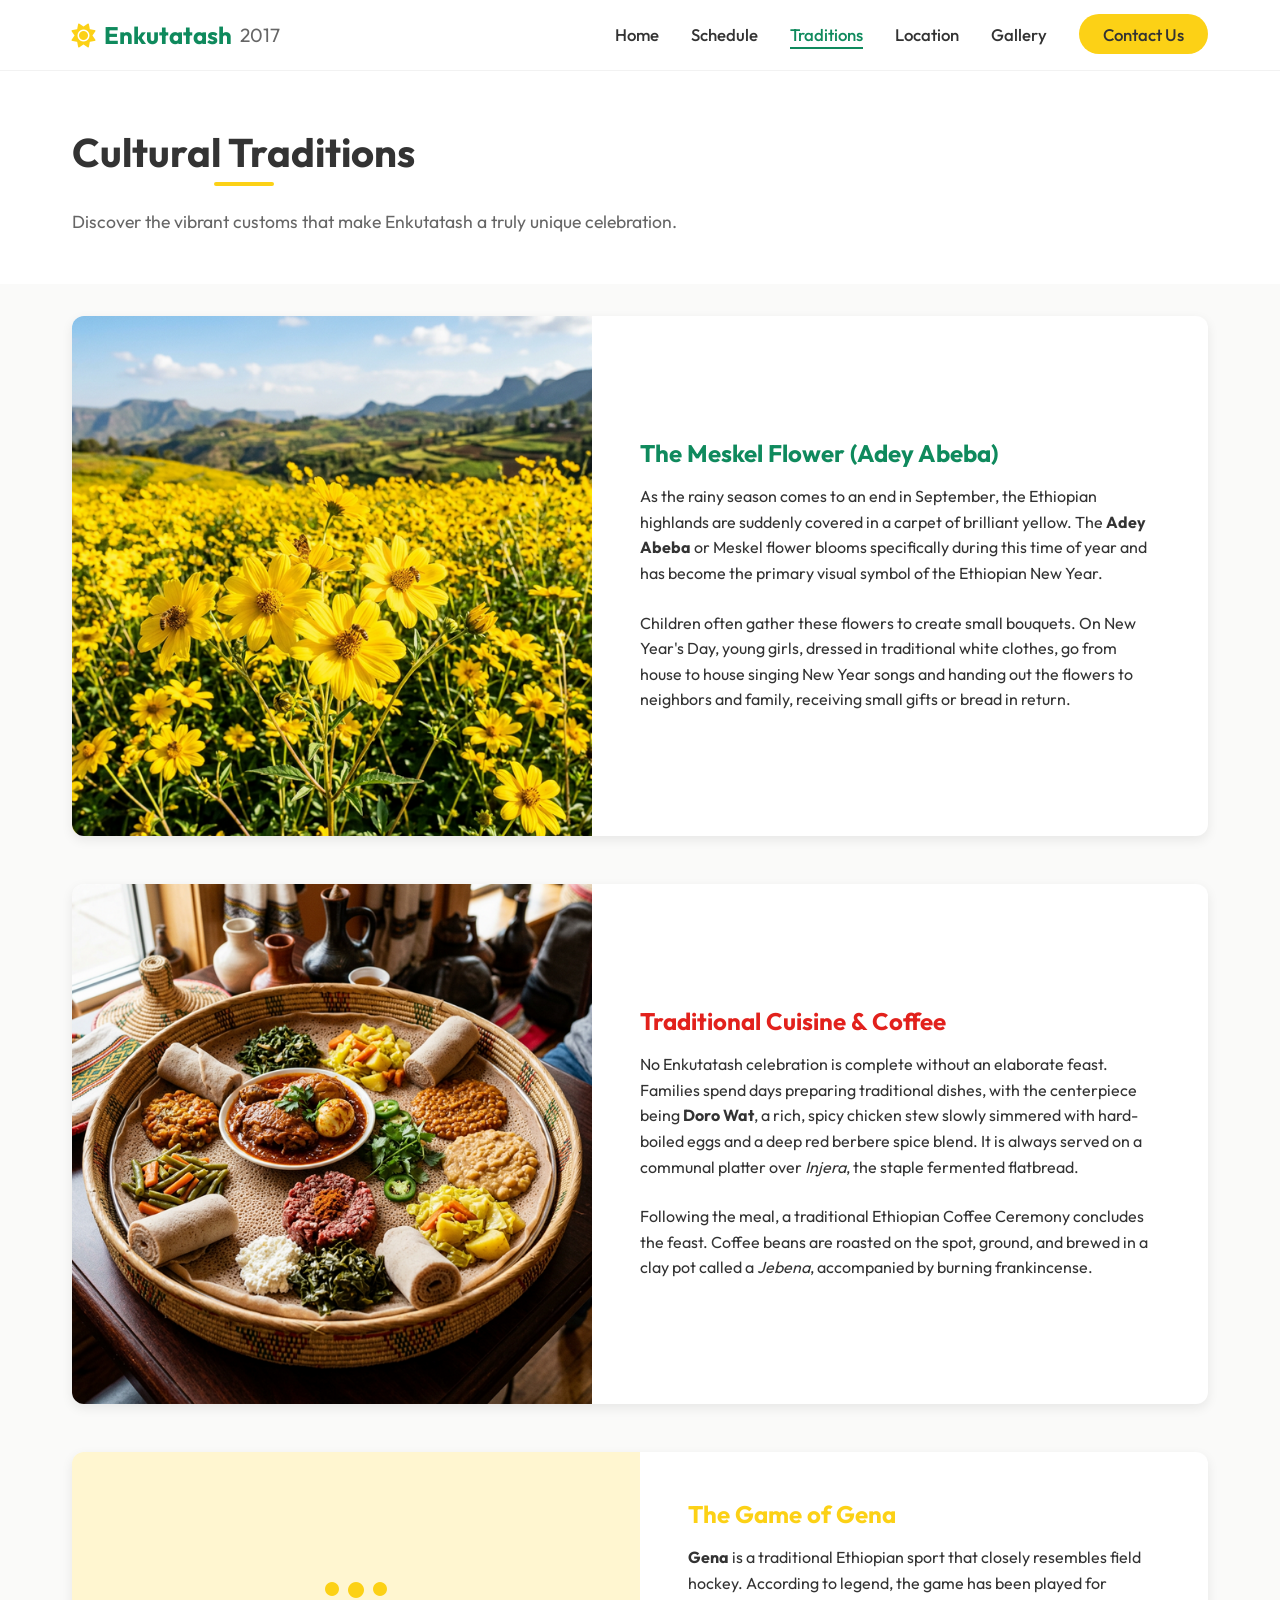
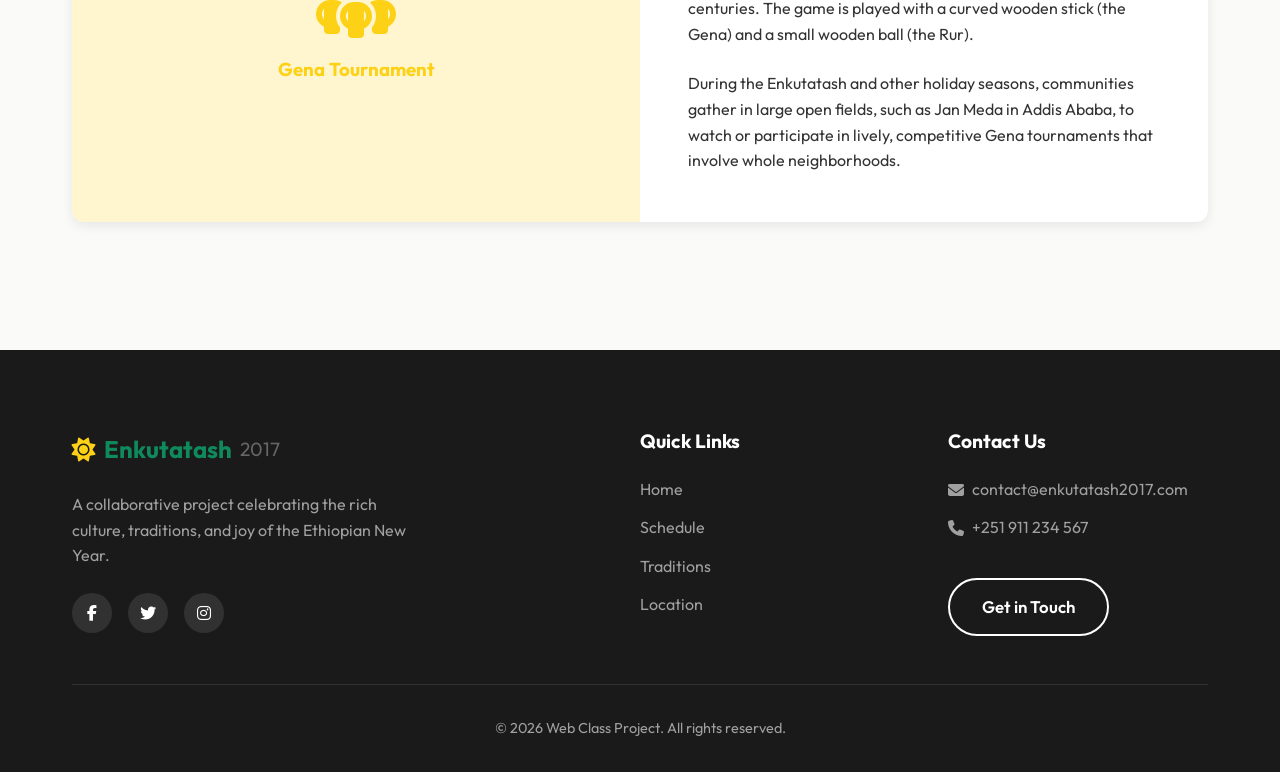
<file: traditions.html>
<!DOCTYPE html>
<html lang="en">
<head>
    <meta charset="UTF-8">
    <meta name="viewport" content="width=device-width, initial-scale=1.0">
    <title>Cultural Traditions | Ethiopian New Year 2017</title>
    <link rel="icon" href="data:image/svg+xml,<svg xmlns=%22http://www.w3.org/2000/svg%22 viewBox=%220 0 100 100%22><text y=%22.9em%22 font-size=%2290%22>🌼</text></svg>">
    <!-- Google Fonts: Outfit -->
    <link rel="preconnect" href="https://fonts.googleapis.com">
    <link rel="preconnect" href="https://fonts.gstatic.com" crossorigin>
    <link href="https://fonts.googleapis.com/css2?family=Outfit:wght@300;400;500;600;700&display=swap" rel="stylesheet">
    <!-- Font Awesome for Icons -->
    <link rel="stylesheet" href="https://cdnjs.cloudflare.com/ajax/libs/font-awesome/6.4.0/css/all.min.css">
    <!-- Custom CSS -->
    <link rel="stylesheet" href="styles.css">
</head>
<body>

    <!-- Navigation Header -->
    <header class="navbar scrolled">
        <div class="nav-container">
            <a href="index.html" class="logo">
                <i class="fa-solid fa-sun icon-yellow"></i> Enkutatash <span class="year">2017</span>
            </a>
            <nav class="nav-menu">
                <ul class="nav-list">
                    <li><a href="index.html" class="nav-link">Home</a></li>
                    <li><a href="schedule.html" class="nav-link">Schedule</a></li>
                    <li><a href="traditions.html" class="nav-link active">Traditions</a></li>
                    <li><a href="location.html" class="nav-link">Location</a></li>
                    <li><a href="gallery.html" class="nav-link">Gallery</a></li>
                    <li><a href="contact.html" class="nav-link btn-contact">Contact Us</a></li>
                </ul>
            </nav>
            <div class="burger-menu" id="burger-menu">
                <div class="bar"></div><div class="bar"></div><div class="bar"></div>
            </div>
        </div>
    </header>

    <!-- Mobile Menu Overlay -->
    <div class="mobile-nav-overlay" id="mobile-nav">
        <ul class="mobile-nav-list">
            <li><a href="index.html" class="mobile-nav-link">Home</a></li>
            <li><a href="schedule.html" class="mobile-nav-link">Schedule</a></li>
            <li><a href="traditions.html" class="mobile-nav-link active">Traditions</a></li>
            <li><a href="location.html" class="mobile-nav-link">Location</a></li>
            <li><a href="gallery.html" class="mobile-nav-link">Gallery</a></li>
            <li><a href="contact.html" class="mobile-nav-link btn-contact">Contact Us</a></li>
        </ul>
    </div>

    <!-- Page Header -->
    <section class="section bg-light" style="padding-top: 8rem; padding-bottom: 3rem;">
        <div class="container text-center">
            <h1 class="section-title">Cultural Traditions</h1>
            <p class="section-subtitle">Discover the vibrant customs that make Enkutatash a truly unique celebration.</p>
        </div>
    </section>

    <!-- Traditions Content -->
    <section class="section" style="padding-top: 2rem;">
        <div class="container fade-in-scroll">
            
            <!-- Tradition 1 -->
            <div class="tradition-card">
                <div class="tradition-img">
                    <img src="images/meskel.png" alt="Meskel Flowers in bloom">
                </div>
                <div class="tradition-content">
                    <h2 class="text-green mb-3">The Meskel Flower (Adey Abeba)</h2>
                    <p>As the rainy season comes to an end in September, the Ethiopian highlands are suddenly covered in a carpet of brilliant yellow. The <strong>Adey Abeba</strong> or Meskel flower blooms specifically during this time of year and has become the primary visual symbol of the Ethiopian New Year.</p>
                    <p class="mt-3">Children often gather these flowers to create small bouquets. On New Year's Day, young girls, dressed in traditional white clothes, go from house to house singing New Year songs and handing out the flowers to neighbors and family, receiving small gifts or bread in return.</p>
                </div>
            </div>

            <!-- Tradition 2 -->
            <div class="tradition-card flex-row-reverse">
                <div class="tradition-content">
                    <h2 class="text-red mb-3">Traditional Cuisine & Coffee</h2>
                    <p>No Enkutatash celebration is complete without an elaborate feast. Families spend days preparing traditional dishes, with the centerpiece being <strong>Doro Wat</strong>, a rich, spicy chicken stew slowly simmered with hard-boiled eggs and a deep red berbere spice blend. It is always served on a communal platter over <em>Injera</em>, the staple fermented flatbread.</p>
                    <p class="mt-3">Following the meal, a traditional Ethiopian Coffee Ceremony concludes the feast. Coffee beans are roasted on the spot, ground, and brewed in a clay pot called a <em>Jebena</em>, accompanied by burning frankincense.</p>
                </div>
                <div class="tradition-img">
                    <img src="images/food.png" alt="Traditional Ethiopian Food Doro Wat">
                </div>
            </div>

            <!-- Tradition 3 -->
            <div class="tradition-card">
                <div class="tradition-img bg-yellow d-flex align-center justify-center p-5 text-center" style="background: rgba(252, 209, 22, 0.2); min-height: 300px; display:flex; align-items:center; justify-content:center; flex-direction:column;">
                    <i class="fa-solid fa-people-group icon-yellow mb-3" style="font-size: 4rem; color:var(--color-yellow);"></i>
                    <h3 class="text-yellow">Gena Tournament</h3>
                </div>
                <div class="tradition-content">
                    <h2 class="text-yellow mb-3">The Game of Gena</h2>
                    <p><strong>Gena</strong> is a traditional Ethiopian sport that closely resembles field hockey. According to legend, the game has been played for centuries. The game is played with a curved wooden stick (the Gena) and a small wooden ball (the Rur).</p>
                    <p class="mt-3">During the Enkutatash and other holiday seasons, communities gather in large open fields, such as Jan Meda in Addis Ababa, to watch or participate in lively, competitive Gena tournaments that involve whole neighborhoods.</p>
                </div>
            </div>

        </div>
    </section>

    <!-- Footer -->
    <footer class="footer">
        <div class="container">
            <div class="footer-grid">
                <div class="footer-brand">
                    <a href="index.html" class="logo text-white">
                        <i class="fa-solid fa-sun icon-yellow"></i> Enkutatash <span class="year">2017</span>
                    </a>
                    <p class="footer-desc">A collaborative project celebrating the rich culture, traditions, and joy of the Ethiopian New Year.</p>
                    <div class="social-links">
                        <a href="#"><i class="fa-brands fa-facebook-f"></i></a>
                        <a href="#"><i class="fa-brands fa-twitter"></i></a>
                        <a href="#"><i class="fa-brands fa-instagram"></i></a>
                    </div>
                </div>
                <div class="footer-links">
                    <h4>Quick Links</h4>
                    <ul>
                        <li><a href="index.html">Home</a></li>
                        <li><a href="schedule.html">Schedule</a></li>
                        <li><a href="traditions.html">Traditions</a></li>
                        <li><a href="location.html">Location</a></li>
                    </ul>
                </div>
                <div class="footer-contact">
                    <h4>Contact Us</h4>
                    <p><i class="fa-solid fa-envelope"></i> contact@enkutatash2017.com</p>
                    <p><i class="fa-solid fa-phone"></i> +251 911 234 567</p>
                    <a href="contact.html" class="btn btn-outline-white mt-3">Get in Touch</a>
                </div>
            </div>
            <div class="footer-bottom">
                <p>&copy; 2026 Web Class Project. All rights reserved.</p>
            </div>
        </div>
    </footer>
    <script src="script.js"></script>
</body>
</html>
</file>
<file: styles.css>
/* =========================================
   VARIABLES
   ========================================= */
:root {
    /* Ethiopian Flag Colors */
    --color-green: #0F8A5D;
    --color-green-light: #16b37a;
    --color-green-dark: #0a6342;
    --color-yellow: #FCD116;
    --color-yellow-light: #fde05e;
    --color-red: #E2211C;
    --color-red-light: #ec5d59;

    /* Base & Neutrals */
    --color-bg: #FAFAF9;
    --color-bg-light: #ffffff;
    --color-text: #333333;
    --color-text-muted: #666666;
    --color-border: #E5E7EB;

    /* UI Colors */
    --color-primary: var(--color-green);
    --color-secondary: var(--color-yellow);
    --color-accent: var(--color-red);
    
    /* Typography */
    --font-heading: 'Outfit', sans-serif;
    --font-body: 'Outfit', sans-serif;

    /* Layout & Shadows */
    --max-width: 1200px;
    --shadow-sm: 0 2px 4px rgba(0, 0, 0, 0.05);
    --shadow-md: 0 4px 12px rgba(0, 0, 0, 0.08);
    --shadow-lg: 0 10px 25px rgba(0, 0, 0, 0.12);
    --border-radius: 12px;
    --transition: all 0.3s cubic-bezier(0.25, 0.8, 0.25, 1);
}

/* =========================================
   RESET & BASE TYPOGRAPHY
   ========================================= */
*, *::before, *::after {
    margin: 0;
    padding: 0;
    box-sizing: border-box;
}

html {
    scroll-behavior: smooth;
}

body {
    font-family: var(--font-body);
    font-weight: 400;
    line-height: 1.6;
    color: var(--color-text);
    background-color: var(--color-bg);
    overflow-x: hidden;
}

h1, h2, h3, h4, h5, h6 {
    font-family: var(--font-heading);
    font-weight: 700;
    line-height: 1.2;
    color: var(--color-text);
    margin-bottom: 1rem;
}

a {
    text-decoration: none;
    color: inherit;
    transition: var(--transition);
}

ul, ol {
    list-style: none;
}

img {
    max-width: 100%;
    display: block;
    height: auto;
}

.container {
    width: 100%;
    max-width: var(--max-width);
    margin: 0 auto;
    padding: 0 2rem;
}

.section {
    padding: 5rem 0;
}

.section-header {
    margin-bottom: 3.5rem;
}

.section-title {
    font-size: 2.5rem;
    position: relative;
    display: inline-block;
}

.section-title::after {
    content: '';
    position: absolute;
    bottom: -10px;
    left: 0;
    width: 60px;
    height: 4px;
    background: var(--color-yellow);
    border-radius: 2px;
}

.text-center .section-title::after {
    left: 50%;
    transform: translateX(-50%);
}

.section-subtitle {
    font-size: 1.1rem;
    color: var(--color-text-muted);
    margin-top: 1rem;
}

.bg-light {
    background-color: var(--color-bg-light);
}

/* =========================================
   UTILITIES
   ========================================= */
.text-green { color: var(--color-green); }
.text-yellow { color: var(--color-yellow); }
.text-red { color: var(--color-red); }
.text-white { color: #fff; }
.text-highlight { color: var(--color-yellow); }

.icon-yellow { color: var(--color-yellow); }

.mt-3 { margin-top: 1.5rem; }

/* Buttons */
.btn {
    display: inline-block;
    padding: 0.875rem 2rem;
    border-radius: 50px;
    font-weight: 600;
    font-size: 1.05rem;
    cursor: pointer;
    border: 2px solid transparent;
    transition: var(--transition);
    text-align: center;
}

.btn-primary {
    background-color: var(--color-green);
    color: #fff;
    box-shadow: var(--shadow-md);
}

.btn-primary:hover {
    background-color: var(--color-green-dark);
    transform: translateY(-2px);
    box-shadow: var(--shadow-lg);
}

.btn-secondary {
    background-color: #fff;
    color: var(--color-green);
    border-color: var(--color-green);
}

.btn-secondary:hover {
    background-color: var(--color-green);
    color: #fff;
}

.btn-outline-white {
    background: transparent;
    color: #fff;
    border-color: #fff;
}

.btn-outline-white:hover {
    background: #fff;
    color: var(--color-text);
}

/* =========================================
   NAVIGATION (Navbar)
   ========================================= */
.navbar {
    position: fixed;
    top: 0;
    left: 0;
    width: 100%;
    background-color: rgba(255, 255, 255, 0.95);
    backdrop-filter: blur(10px);
    z-index: 1000;
    transition: var(--transition);
    border-bottom: 1px solid rgba(0, 0, 0, 0.05);
}

.navbar.scrolled {
    box-shadow: var(--shadow-sm);
    padding: 0.5rem 0;
}

.nav-container {
    max-width: var(--max-width);
    margin: 0 auto;
    padding: 1rem 2rem;
    display: flex;
    justify-content: space-between;
    align-items: center;
}

.logo {
    font-size: 1.5rem;
    font-weight: 700;
    color: var(--color-green);
    display: flex;
    align-items: center;
    gap: 0.5rem;
}

.logo .year {
    color: var(--color-text-muted);
    font-weight: 400;
    font-size: 1.2rem;
}

.nav-menu {
    display: flex;
    align-items: center;
}

.nav-list {
    display: flex;
    gap: 2rem;
    align-items: center;
}

.nav-link {
    font-weight: 500;
    font-size: 1.05rem;
    position: relative;
}

.nav-link::after {
    content: '';
    position: absolute;
    width: 0;
    height: 2px;
    bottom: -4px;
    left: 0;
    background-color: var(--color-green);
    transition: width 0.3s ease;
}

.nav-link:hover::after,
.nav-link.active::after {
    width: 100%;
}

.nav-link.active {
    color: var(--color-green);
}

.btn-contact {
    background-color: var(--color-yellow);
    padding: 0.6rem 1.5rem;
    border-radius: 50px;
    color: var(--color-text);
}

.btn-contact::after {
    display: none;
}

.btn-contact:hover {
    background-color: var(--color-yellow-light);
    transform: translateY(-2px);
    box-shadow: var(--shadow-sm);
}

/* Burger Menu */
.burger-menu {
    display: none;
    cursor: pointer;
    flex-direction: column;
    gap: 5px;
    z-index: 1001;
}

.burger-menu .bar {
    width: 25px;
    height: 3px;
    background-color: var(--color-text);
    transition: var(--transition);
    border-radius: 3px;
}

.burger-menu.active .bar:nth-child(1) {
    transform: translateY(8px) rotate(45deg);
}

.burger-menu.active .bar:nth-child(2) {
    opacity: 0;
}

.burger-menu.active .bar:nth-child(3) {
    transform: translateY(-8px) rotate(-45deg);
}

/* Mobile Nav Overlay */
.mobile-nav-overlay {
    position: fixed;
    top: 0;
    left: 0;
    width: 100%;
    height: 100vh;
    background-color: var(--color-bg-light);
    z-index: 999;
    display: flex;
    align-items: center;
    justify-content: center;
    transform: translateX(100%);
    transition: transform 0.4s ease-in-out;
}

.mobile-nav-overlay.active {
    transform: translateX(0);
}

.mobile-nav-list {
    display: flex;
    flex-direction: column;
    gap: 2rem;
    text-align: center;
}

.mobile-nav-link {
    font-size: 1.8rem;
    font-weight: 600;
}

/* =========================================
   HERO SECTION
   ========================================= */
.hero {
    position: relative;
    min-height: 100vh;
    display: flex;
    align-items: center;
    justify-content: center;
    padding: 0 2rem;
    overflow: hidden;
    /* Soft gradient background blending into green */
    background: linear-gradient(135deg, rgba(15, 138, 93, 0.05) 0%, rgba(252, 209, 22, 0.1) 50%, rgba(226, 33, 28, 0.05) 100%);
    contain: paint;
}

.hero-content {
    text-align: center;
    max-width: 800px;
    z-index: 10;
    margin-top: 4rem; /* offset for navbar */
}

.hero-badge {
    display: inline-block;
    padding: 0.5rem 1.25rem;
    background-color: rgba(252, 209, 22, 0.2);
    color: var(--color-green-dark);
    border-radius: 50px;
    font-weight: 600;
    font-size: 0.9rem;
    margin-bottom: 1.5rem;
    text-transform: uppercase;
    letter-spacing: 1px;
}

.hero-title {
    font-size: clamp(3rem, 5vw, 4.5rem);
    margin-bottom: 1.5rem;
    line-height: 1.1;
    color: var(--color-text);
}

.hero-subtitle {
    font-size: 1.25rem;
    color: var(--color-text-muted);
    margin-bottom: 2.5rem;
    max-width: 600px;
    margin-left: auto;
    margin-right: auto;
}

.hero-cta {
    display: flex;
    gap: 1rem;
    justify-content: center;
}

/* Meskel Decor Elements */
.meskel-decor {
    position: absolute;
    width: 300px;
    height: 300px;
    border-radius: 50%;
    filter: blur(80px);
    z-index: 1;
    opacity: 0.6;
}

.top-right {
    top: -50px;
    right: -50px;
    background-color: var(--color-yellow);
}

.bottom-left {
    bottom: -100px;
    left: -100px;
    background-color: var(--color-green-light);
}

/* =========================================
   INTRO SECTION
   ========================================= */
.intro-grid {
    display: grid;
    grid-template-columns: 1fr 1fr;
    gap: 4rem;
    align-items: center;
}

.intro-text p {
    font-size: 1.1rem;
    margin-bottom: 1.5rem;
}

.intro-visual {
    display: flex;
    justify-content: center;
    position: relative;
}

.visual-card {
    width: 300px;
    height: 300px;
    background: #fff;
    border-radius: 20px;
    box-shadow: var(--shadow-lg);
    position: relative;
    display: flex;
    align-items: center;
    justify-content: center;
    overflow: hidden;
}

.visual-icon {
    font-size: 5rem;
    z-index: 10;
    position: relative;
}

.card-circle {
    position: absolute;
    border-radius: 50%;
    filter: blur(20px);
}

.yellow-circle {
    width: 150px;
    height: 150px;
    background: var(--color-yellow);
    top: -20px;
    left: -20px;
}

.green-circle {
    width: 200px;
    height: 200px;
    background: var(--color-green);
    bottom: -50px;
    right: -50px;
}

.red-circle {
    width: 100px;
    height: 100px;
    background: var(--color-red);
    top: 50%;
    left: 10%;
    opacity: 0.8;
}

/* =========================================
   NAVIGATION CARDS (EXPLORE)
   ========================================= */
.cards-grid {
    display: grid;
    grid-template-columns: repeat(auto-fit, minmax(260px, 1fr));
    gap: 2rem;
}

.nav-card {
    background: #fff;
    padding: 2.5rem 2rem;
    border-radius: var(--border-radius);
    box-shadow: var(--shadow-sm);
    text-align: center;
    transition: var(--transition);
    border: 1px solid var(--color-border);
    position: relative;
    overflow: hidden;
}

.nav-card:hover {
    transform: translateY(-10px);
    box-shadow: var(--shadow-lg);
    border-color: var(--color-yellow);
}

.card-icon {
    width: 70px;
    height: 70px;
    background-color: rgba(15, 138, 93, 0.1);
    color: var(--color-green);
    border-radius: 50%;
    display: flex;
    align-items: center;
    justify-content: center;
    font-size: 1.8rem;
    margin: 0 auto 1.5rem;
    transition: var(--transition);
}

.nav-card:hover .card-icon {
    background-color: var(--color-green);
    color: #fff;
}

.nav-card h3 {
    font-size: 1.4rem;
    margin-bottom: 1rem;
}

.nav-card p {
    color: var(--color-text-muted);
    font-size: 0.95rem;
    margin-bottom: 1.5rem;
}

.card-link {
    font-weight: 600;
    color: var(--color-green);
    font-size: 0.95rem;
}

/* =========================================
   FOOTER
   ========================================= */
.footer {
    background-color: #1A1A1A;
    color: #fff;
    padding: 5rem 0 2rem;
}

.footer-grid {
    display: grid;
    grid-template-columns: 2fr 1fr 1fr;
    gap: 3rem;
    margin-bottom: 3rem;
}

.footer-desc {
    color: #a0a0a0;
    margin: 1.5rem 0;
    max-width: 350px;
}

.social-links {
    display: flex;
    gap: 1rem;
}

.social-links a {
    width: 40px;
    height: 40px;
    border-radius: 50%;
    background: rgba(255, 255, 255, 0.1);
    display: flex;
    align-items: center;
    justify-content: center;
    color: #fff;
}

.social-links a:hover {
    background: var(--color-yellow);
    color: #000;
    transform: translateY(-3px);
}

.footer-links h4,
.footer-contact h4 {
    font-size: 1.2rem;
    margin-bottom: 1.5rem;
    color: #fff;
}

.footer-links ul {
    display: flex;
    flex-direction: column;
    gap: 0.8rem;
}

.footer-links a {
    color: #a0a0a0;
}

.footer-links a:hover {
    color: var(--color-yellow);
    padding-left: 5px;
}

.footer-contact p {
    color: #a0a0a0;
    margin-bottom: 0.8rem;
    display: flex;
    align-items: center;
    gap: 0.5rem;
}

.footer-bottom {
    text-align: center;
    padding-top: 2rem;
    border-top: 1px solid rgba(255, 255, 255, 0.1);
    color: #a0a0a0;
    font-size: 0.9rem;
}

/* =========================================
   TABLES & SCHEDULE
   ========================================= */
.schedule-table-wrapper {
    overflow-x: auto;
    background: #fff;
    border-radius: var(--border-radius);
    box-shadow: var(--shadow-sm);
    margin-bottom: 3rem;
    border: 1px solid var(--color-border);
}

.schedule-table {
    width: 100%;
    border-collapse: collapse;
    min-width: 600px;
}

.schedule-table th, 
.schedule-table td {
    padding: 1.25rem 1.5rem;
    text-align: left;
    border-bottom: 1px solid var(--color-border);
}

.schedule-table th {
    background-color: rgba(15, 138, 93, 0.05);
    color: var(--color-green-dark);
    font-weight: 600;
    font-size: 1.05rem;
    font-family: var(--font-heading);
}

.schedule-table tbody tr {
    transition: var(--transition);
}

.schedule-table tbody tr:hover {
    background-color: var(--color-bg);
}

.schedule-table td {
    color: var(--color-text);
}

.schedule-time {
    font-weight: 600;
    color: var(--color-green);
    white-space: nowrap;
}

.schedule-badge {
    display: inline-block;
    padding: 0.25rem 0.75rem;
    border-radius: 50px;
    font-size: 0.85rem;
    font-weight: 500;
}

.badge-green { background: rgba(15, 138, 93, 0.1); color: var(--color-green); }
.badge-yellow { background: rgba(252, 209, 22, 0.2); color: #8a7300; }
.badge-red { background: rgba(226, 33, 28, 0.1); color: var(--color-red); }

/* =========================================
   TRADITIONS, MAPS, GALLERY, CONTACT
   ========================================= */
.tradition-card {
    background: #fff;
    border-radius: var(--border-radius);
    overflow: hidden;
    box-shadow: var(--shadow-md);
    margin-bottom: 3rem;
    display: flex;
    flex-wrap: wrap;
}
.flex-row-reverse {
    flex-direction: row-reverse;
}
.tradition-img {
    flex: 1;
    min-width: 300px;
    background-color: var(--color-bg);
}
.tradition-img img {
    width: 100%;
    height: 100%;
    object-fit: cover;
}
.tradition-content {
    flex: 1;
    padding: 3rem;
    min-width: 300px;
    display: flex;
    flex-direction: column;
    justify-content: center;
}
.mb-3 { margin-bottom: 1rem; }
.mb-4 { margin-bottom: 1.5rem; }
.p-5 { padding: 3rem; }
.contact-grid {
    display: grid;
    grid-template-columns: 1fr 1fr;
    gap: 3rem;
    align-items: start;
}
.map-container {
    border-radius: var(--border-radius);
    overflow: hidden;
    box-shadow: var(--shadow-md);
    height: 450px;
}
.map-container iframe {
    width: 100%;
    height: 100%;
    border: none;
}
.contact-info-item {
    display: flex;
    align-items: flex-start;
    gap: 1.5rem;
    margin-bottom: 1.5rem;
    padding: 1.5rem;
    background: #fff;
    border-radius: var(--border-radius);
    box-shadow: var(--shadow-sm);
}
.contact-icon {
    width: 50px;
    height: 50px;
    background: rgba(15, 138, 93, 0.1);
    color: var(--color-green);
    border-radius: 50%;
    display: flex;
    align-items: center;
    justify-content: center;
    font-size: 1.25rem;
    flex-shrink: 0;
}
.contact-form {
    background: #fff;
    padding: 3rem;
    border-radius: var(--border-radius);
    box-shadow: var(--shadow-md);
}
.form-group {
    margin-bottom: 1.5rem;
}
.form-label {
    display: block;
    margin-bottom: 0.5rem;
    font-weight: 500;
}
.form-control {
    width: 100%;
    padding: 0.875rem 1rem;
    border: 1px solid var(--color-border);
    border-radius: 8px;
    font-family: inherit;
    font-size: 1rem;
    transition: var(--transition);
}
.form-control:focus {
    outline: none;
    border-color: var(--color-green);
    box-shadow: 0 0 0 3px rgba(15, 138, 93, 0.1);
}
textarea.form-control {
    resize: vertical;
    min-height: 120px;
}
.gallery-grid {
    display: grid;
    grid-template-columns: repeat(auto-fill, minmax(300px, 1fr));
    gap: 1.5rem;
}
.gallery-item {
    position: relative;
    border-radius: var(--border-radius);
    overflow: hidden;
    aspect-ratio: 1;
    cursor: pointer;
    background: var(--color-bg);
}
.gallery-item img {
    width: 100%;
    height: 100%;
    object-fit: cover;
    transition: transform 0.6s cubic-bezier(0.25, 0.8, 0.25, 1);
}
.gallery-overlay {
    position: absolute;
    inset: 0;
    background: linear-gradient(to top, rgba(0,0,0,0.8) 0%, transparent 60%);
    opacity: 0;
    display: flex;
    align-items: flex-end;
    padding: 1.5rem;
    transition: var(--transition);
}
.gallery-overlay p {
    color: #fff;
    font-size: 1.1rem;
    font-weight: 500;
    transform: translateY(20px);
    transition: var(--transition);
}
.gallery-item:hover img {
    transform: scale(1.1);
}
.gallery-item:hover .gallery-overlay {
    opacity: 1;
}
.gallery-item:hover .gallery-overlay p {
    transform: translateY(0);
}

@media (max-width: 768px) {
    .tradition-card { flex-direction: column !important; }
    .contact-grid { grid-template-columns: 1fr; }
}

/* =========================================
   ANIMATIONS & EFFECTS
   ========================================= */
.fade-in-scroll {
    opacity: 0;
    transform: translateY(30px);
    transition: opacity 0.8s ease-out, transform 0.8s ease-out;
}

.fade-in-scroll.visible {
    opacity: 1;
    transform: translateY(0);
}

.fade-in-up {
    animation: fadeInUp 1s ease-out;
}

@keyframes fadeInUp {
    from {
        opacity: 0;
        transform: translateY(30px);
    }
    to {
        opacity: 1;
        transform: translateY(0);
    }
}

/* =========================================
   MEDIA QUERIES (RESPONSIVE)
   ========================================= */
@media (max-width: 991px) {
    .intro-grid {
        grid-template-columns: 1fr;
        gap: 3rem;
    }
    .intro-visual {
        order: -1;
    }
    .footer-grid {
        grid-template-columns: 1fr 1fr;
    }
}

@media (max-width: 768px) {
    .nav-list {
        display: none; /* Hide default nav */
    }
    .burger-menu {
        display: flex; /* Show burger */
    }
    .hero-title {
        font-size: 2.5rem;
    }
    .hero-cta {
        flex-direction: column;
        gap: 1rem;
    }
    .hero-cta .btn {
        width: 100%;
    }
    .footer-grid {
        grid-template-columns: 1fr;
        gap: 2rem;
    }
}
</file>
